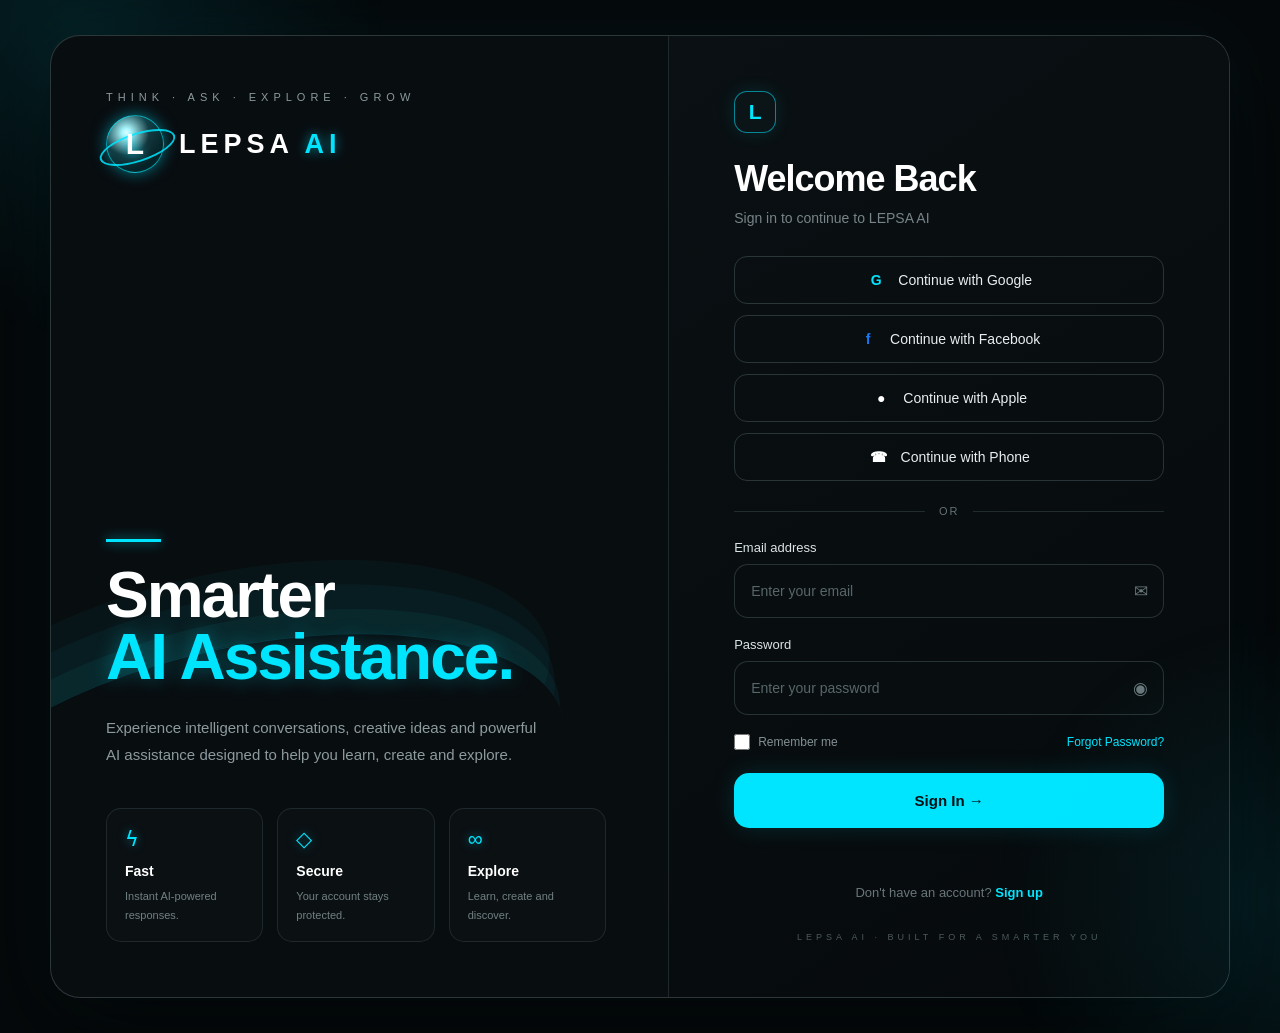
<file: index.html>
<!DOCTYPE html>
<html lang="en">

<head>
    <meta charset="UTF-8">
    <meta name="viewport" content="width=device-width, initial-scale=1.0">
    <title>LEPSA AI</title>
    <link rel="stylesheet" href="style.css?v=6">

    <link rel="manifest" href="manifest.json">
    <meta name="theme-color" content="#05070d">
    <link rel="icon" type="image/png" sizes="192x192" href="icon-192.png">
    <link rel="apple-touch-icon" href="apple-touch-icon.png">

    <script>
        // Check login status before loading UI
        (function () {
            const isLoggedIn = sessionStorage.getItem("lepsaLoggedIn") === "true" || localStorage.getItem("lepsaRemember") === "true";
            if (!isLoggedIn) {
                window.location.replace("login.html");
            }
        })();

        window.addEventListener("DOMContentLoaded", function () {
            const userName = sessionStorage.getItem("lepsaUserName") || "Saurav";
            const profileName = document.getElementById("profileName");
            const profileAvatar = document.getElementById("profileAvatar");

            if (profileName) profileName.textContent = userName;
            if (profileAvatar) profileAvatar.textContent = userName.charAt(0).toUpperCase();
        });
    </script>
</head>

<body>

<div class="app" id="app">

    <!-- SIDEBAR BACKDROP -->
    <div class="sidebar-overlay" id="sidebarOverlay" onclick="toggleMobileSidebar()"></div>

    <!-- CINEMATIC LEPSA SIDEBAR -->
    <aside class="sidebar" id="mainSidebar">
        <div class="sidebar-edge-glow"></div>

        <!-- Top Brand Area -->
        <div class="brand">
            <div class="brand-orb-wrap">
                <div class="brand-orb"></div>
                <div class="brand-ring ring-cyan"></div>
                <div class="brand-ring ring-purple"></div>
            </div>
            <div class="brand-details">
                <div class="brand-name">LEPSA <span class="brand-ai">AI</span></div>
                <span class="brand-badge">PRO CORE</span>
            </div>
        </div>

        <!-- LEPSA AI SMART CORE SELECTOR -->
        <div class="core-mode-card">
            <div class="mode-header">
                <span class="mode-pulse-dot"></span>
                <span class="mode-title">ENGINE MODE</span>
                <span class="mode-active-pill">ACTIVE</span>
            </div>
            
            <div class="mode-switch-group">
                <button type="button" class="mode-chip active" id="modeBtnCode" onclick="setAppMode('code', this)">
                    <span class="chip-icon">
                        <svg viewBox="0 0 24 24" fill="none" stroke="currentColor" stroke-width="2" stroke-linecap="round" stroke-linejoin="round"><polyline points="16 18 22 12 16 6"></polyline><polyline points="8 6 2 12 8 18"></polyline></svg>
                    </span>
                    <span class="chip-label">Dev Core (Coding & Bugs)</span>
                </button>
                <button type="button" class="mode-chip" id="modeBtnBusiness" onclick="setAppMode('business', this)">
                    <span class="chip-icon">
                        <svg viewBox="0 0 24 24" fill="none" stroke="currentColor" stroke-width="2" stroke-linecap="round" stroke-linejoin="round"><path d="M12 2a3 3 0 0 0-3 3v7a3 3 0 0 0 6 0V5a3 3 0 0 0-3-3z"></path><path d="M19 10v2a7 7 0 0 1-14 0v-2"></path><line x1="12" y1="19" x2="12" y2="23"></line></svg>
                    </span>
                    <span class="chip-label">Voice Agent (Business/Sales)</span>
                </button>
                <button type="button" class="mode-chip" id="modeBtnStudy" onclick="setAppMode('study', this)">
                    <span class="chip-icon">
                        <svg viewBox="0 0 24 24" fill="none" stroke="currentColor" stroke-width="2" stroke-linecap="round" stroke-linejoin="round"><path d="M4 19.5A2.5 2.5 0 0 1 6.5 17H20"></path><path d="M6.5 2H20v20H6.5A2.5 2.5 0 0 1 4 19.5v-15A2.5 2.5 0 0 1 6.5 2z"></path></svg>
                    </span>
                    <span class="chip-label">Exam Prep (Notes & MCQs)</span>
                </button>
            </div>
        </div>

        <!-- CHAT HISTORY -->
        <div class="menu-title">Chats</div>
        <div class="conversation-list" id="conversationList">
            <!-- Filled dynamically by loadConversationList() -->
        </div>

        <!-- Tools -->
        <div class="menu-title">Tools</div>

        <div class="menu-item" onclick="filterMediaVault('image', this)">
            <span class="menu-icon-box purple-icon">
                <svg viewBox="0 0 24 24" width="17" height="17" fill="none" stroke="currentColor" stroke-width="2" stroke-linecap="round" stroke-linejoin="round"><rect x="3" y="3" width="18" height="18" rx="2" ry="2"></rect><circle cx="8.5" cy="8.5" r="1.5"></circle><polyline points="21 15 16 10 5 21"></polyline></svg>
            </span>
            <div class="menu-text-box">
                <strong>Images</strong>
                <small>Photos you've shared</small>
            </div>
        </div>

        <div class="menu-item" onclick="openMemoryPanel()">
            <span class="menu-icon-box cyan-icon">
                <svg viewBox="0 0 24 24" width="17" height="17" fill="none" stroke="currentColor" stroke-width="2" stroke-linecap="round" stroke-linejoin="round"><path d="M9.5 2A2.5 2.5 0 0 1 12 4.5v15a2.5 2.5 0 0 1-4.96.44 2.5 2.5 0 0 1-2.96-3.08 3 3 0 0 1-.34-5.58 2.5 2.5 0 0 1 1.32-4.24 2.5 2.5 0 0 1 4.44-2.04z"></path><path d="M14.5 2A2.5 2.5 0 0 0 12 4.5v15a2.5 2.5 0 0 0 4.96.44 2.5 2.5 0 0 0 2.96-3.08 3 3 0 0 0 .34-5.58 2.5 2.5 0 0 0-1.32-4.24A2.5 2.5 0 0 0 14.5 2z"></path></svg>
            </span>
            <div class="menu-text-box">
                <strong>Memory</strong>
                <small>Jo Lepsa ne yaad rakha hai</small>
            </div>
        </div>

        <!-- Glowing User Profile Card -->
        <div class="profile" onclick="openAccountSettings()" style="cursor: pointer;">
            <div class="avatar-ring">
                <div class="avatar" id="profileAvatar">U</div>
                <div class="live-status-dot"></div>
            </div>
            <div class="profile-meta">
                <div class="profile-name" id="profileName">User</div>
                <div class="profile-status">Quantum Link Active</div>
            </div>
        </div>
    </aside>

    <!-- CHAT CONTAINER -->
    <main class="chat-container">

        <!-- HEADER -->
        <div class="header">
            <button type="button" class="lepsa-drawer-btn" onclick="toggleMobileSidebar()" title="Menu">
                <span></span>
                <span></span>
                <span></span>
            </button>

            <div class="header-info">
                <div class="title">LEPSA AI</div>
                <div class="status">● Online</div>
            </div>

            <button type="button" class="lepsa-quick-new" onclick="newChat()" title="New Chat">＋</button>

            <div class="lepsa-menu-wrap">
                <button class="lepsa-menu-btn" id="lepsaMenuButton" type="button">
                    <span class="lepsa-dots">
                        <span></span>
                        <span></span>
                        <span></span>
                    </span>
                </button>

                <div class="lepsa-dropdown" id="lepsaDropdown">
                    <button class="lepsa-menu-item" onclick="newChat()" type="button">✨ New Chat</button>
                    <button class="lepsa-menu-item" id="lepsaShareBtn" type="button" onclick="navigator.clipboard.writeText(window.location.href); lepsaToast('Link Copied!');">↗ Share</button>
                    <button class="lepsa-menu-item" id="lepsaInstallBtnDropdown" type="button" onclick="triggerAppInstall()">⌂ Add to home</button>
                </div>
            </div>
        </div>

        <!-- MESSAGES AREA -->
        <div class="messages" id="messages">
            <div class="message bot" id="defaultWelcomeMessage">
                Hello! 👋<br><br>
                I'm <strong>LEPSA AI</strong>, your intelligent assistant.<br><br>
                How can I help you today?
            </div>

            <!-- SMART PROMPT SUGGESTION CHIPS (Auto filled by script.js) -->
            <div class="suggestion-chips-wrap" id="suggestionChips"></div>
        </div>

        <!-- INPUT BAR CAPSULE -->
        <div class="input-area">
            <!-- Selected Image Floating Preview -->
            <div id="imagePreviewContainer" style="display:none; position:absolute; bottom:68px; left:20px; background:rgba(8,16,28,0.92); border:1px solid rgba(0,234,255,0.4); border-radius:14px; padding:6px 10px; align-items:center; gap:10px; z-index:99; backdrop-filter:blur(10px);">
                <img id="imagePreviewThumb" src="" alt="preview" style="width:40px; height:40px; object-fit:cover; border-radius:8px; border:1px solid rgba(255,255,255,0.2);">
                <span id="imagePreviewName" style="font-size:12px; color:#a5f3fc; max-width:140px; overflow:hidden; text-overflow:ellipsis; white-space:nowrap;">image.jpg</span>
                <button type="button" onclick="cancelImageSelection()" style="background:transparent; border:none; color:#ff5c5c; font-size:14px; cursor:pointer; font-weight:bold;">✕</button>
            </div>

            <div class="input-pill-wrapper">
                <!-- Attachment Plus Button -->
                <div class="lepsa-plus-wrap">
                    <button type="button" class="lepsa-dynamic-plus" id="lepsaPlusBtn" onclick="toggleLEPSAPlus(event)" title="Add attachment">
                        <span class="plus-core">＋</span>
                    </button>

                    <!-- Popup Attachment Menu -->
                    <div class="lepsa-glass-menu" id="lepsaAttachPopup">
                        <button type="button" class="glass-menu-item" onclick="triggerCamera()">
                            <div class="menu-icon-disc">
                                <svg class="attach-svg-icon" viewBox="0 0 24 24" fill="none" stroke="currentColor" stroke-width="2" stroke-linecap="round" stroke-linejoin="round">
                                    <path d="M14.5 4h-5L7 7H4a2 2 0 0 0-2 2v9a2 2 0 0 0 2 2h16a2 2 0 0 0 2-2V9a2 2 0 0 0-2-2h-3l-2.5-3z"></path>
                                    <circle cx="12" cy="13" r="3"></circle>
                                </svg>
                            </div>
                            <span class="menu-item-title">Camera</span>
                        </button>
                        <button type="button" class="glass-menu-item" onclick="triggerGallery()">
                            <div class="menu-icon-disc">
                                <svg class="attach-svg-icon" viewBox="0 0 24 24" fill="none" stroke="currentColor" stroke-width="2" stroke-linecap="round" stroke-linejoin="round">
                                    <rect x="3" y="3" width="18" height="18" rx="2" ry="2"></rect>
                                    <circle cx="8.5" cy="8.5" r="1.5"></circle>
                                    <polyline points="21 15 16 10 5 21"></polyline>
                                </svg>
                            </div>
                            <span class="menu-item-title">Photos</span>
                        </button>
                        <button type="button" class="glass-menu-item" onclick="triggerDocumentUpload()">
                            <div class="menu-icon-disc">
                                <svg class="attach-svg-icon" viewBox="0 0 24 24" fill="none" stroke="currentColor" stroke-width="2" stroke-linecap="round" stroke-linejoin="round">
                                    <path d="M14 2H6a2 2 0 0 0-2 2v16a2 2 0 0 0 2 2h12a2 2 0 0 0 2-2V8z"></path>
                                    <polyline points="14 2 14 8 20 8"></polyline>
                                    <line x1="16" y1="13" x2="8" y2="13"></line>
                                    <line x1="16" y1="17" x2="8" y2="17"></line>
                                </svg>
                            </div>
                            <span class="menu-item-title">Document</span>
                        </button>
                    </div>
                </div>

                <!-- Hidden Inputs -->
                <input type="file" id="cameraInput" accept="image/*" capture="environment" style="display:none;" onchange="handleImageSelected(this)">
                <input type="file" id="galleryInput" accept="image/*" style="display:none;" onchange="handleImageSelected(this)">
                <input type="file" id="documentInput" accept=".pdf,.txt,.docx" style="display:none;" onchange="handleDocumentSelected(this)">

                <!-- Center Text Field -->
                <textarea id="messageInput" placeholder="Ask LEPSA anything..." rows="1"></textarea>

                <!-- Mic Button -->
                <button type="button" class="pill-inline-mic" onclick="startVoice()" title="Speech to text">
                    <svg viewBox="0 0 24 24" fill="none" stroke="currentColor" stroke-width="2" stroke-linecap="round" stroke-linejoin="round">
                        <path d="M12 2a3 3 0 0 0-3 3v7a3 3 0 0 0 6 0V5a3 3 0 0 0-3-3z"></path>
                        <path d="M19 10v2a7 7 0 0 1-14 0v-2"></path>
                        <line x1="12" y1="19" x2="12" y2="23"></line>
                        <line x1="8" y1="23" x2="16" y2="23"></line>
                    </svg>
                </button>
            </div>

            <!-- Outer Right Live / Send Orb Button -->
            <button class="pill-outer-btn" id="mainActionButton" onclick="handleMainAction()" title="LEPSA Live">
                <span class="lepsa-voice-orb" id="actionOrbIcon" style="display:flex;">
                    <span class="voice-core" style="width:14px; height:14px; background:#fff; border-radius:50%; display:block;"></span>
                </span>
                <span class="send-icon-svg" id="actionSendIcon" style="display:none;">➤</span>
            </button>
        </div>
    </main>
</div>

<!-- REAL MEDIA VAULT DRAWER -->
<div id="lepsaMediaVaultModal" class="lepsa-settings-overlay" style="display:none;">
    <div class="settings-header">
        <button type="button" class="settings-back-btn" onclick="closeMediaVault()">←</button>
        <span class="settings-title" id="vaultModalTitle">Media Vault</span>
    </div>

    <div class="settings-scroll-body">
        <div id="vaultEmptyNotice" style="text-align:center; padding:40px 10px; color:#6b8592; font-size:13px; display:none;">
            No media found in current session. Upload images or ask prompts to populate your vault.
        </div>
        <div id="vaultMediaGrid" class="vault-grid-container"></div>
    </div>
</div>

<!-- LIVE VOICE MODAL -->
<div id="lepsaVoiceModal" class="gemini-live-overlay" style="display:none;">
    <div class="gemini-edge-stream"></div>
    <div class="gemini-edge-glow"></div>

    <button type="button" class="voice-style-chip" onclick="openVoiceStudio()">🎙️ <span id="voiceChipName">Voice</span></button>

    <div class="voice-mode-stage" onclick="tapVoiceInterrupt()">
        <div class="bounce-ball-wrap" id="modalVoiceOrb">
            <div class="bounce-ball"></div>
            <div class="bounce-ball-shadow"></div>
        </div>
        <h2 class="voice-mode-title">Voice mode</h2>
        <p class="voice-mode-subtitle" id="voiceStatusText">Boliye, sun raha hu...</p>
    </div>

    <div class="live-transcript-card" id="voiceLiveText"></div>

    <div class="voice-mode-bottombar">
        <button type="button" class="voice-bar-btn" onclick="triggerVoiceCamera()" title="Camera">
            <svg viewBox="0 0 24 24" fill="none" stroke="currentColor" stroke-width="2" stroke-linecap="round" stroke-linejoin="round"><path d="M23 19a2 2 0 0 1-2 2H3a2 2 0 0 1-2-2V8a2 2 0 0 1 2-2h4l2-3h6l2 3h4a2 2 0 0 1 2 2z"></path><circle cx="12" cy="13" r="4"></circle></svg>
        </button>
        <button type="button" class="voice-bar-btn" onclick="triggerVoiceUpload()" title="Upload">
            <svg viewBox="0 0 24 24" fill="none" stroke="currentColor" stroke-width="2" stroke-linecap="round" stroke-linejoin="round"><path d="M21 15v4a2 2 0 0 1-2 2H5a2 2 0 0 1-2-2v-4"></path><polyline points="17 8 12 3 7 8"></polyline><line x1="12" y1="3" x2="12" y2="15"></line></svg>
        </button>
        <div class="voice-bar-center-pill">
            <span></span><span></span><span></span>
        </div>
        <button type="button" class="voice-bar-btn voice-bar-mic" id="voiceMuteBtn" onclick="toggleVoiceMute()" title="Mute mic">
            <svg viewBox="0 0 24 24" fill="none" stroke="currentColor" stroke-width="2" stroke-linecap="round" stroke-linejoin="round"><path d="M12 2a3 3 0 0 0-3 3v7a3 3 0 0 0 6 0V5a3 3 0 0 0-3-3z"></path><path d="M19 10v2a7 7 0 0 1-14 0v-2"></path><line x1="12" y1="19" x2="12" y2="23"></line><line x1="8" y1="23" x2="16" y2="23"></line></svg>
        </button>
        <button type="button" class="voice-bar-btn voice-bar-close" onclick="closeVoiceMode()" title="Exit">
            <svg viewBox="0 0 24 24" fill="none" stroke="currentColor" stroke-width="2" stroke-linecap="round" stroke-linejoin="round"><line x1="18" y1="6" x2="6" y2="18"></line><line x1="6" y1="6" x2="18" y2="18"></line></svg>
        </button>
    </div>
</div>

<!-- ACCOUNT SETTINGS MODAL -->
<div id="lepsaAccountModal" class="lepsa-settings-overlay" style="display:none;">
    <div class="settings-header">
        <button type="button" class="settings-back-btn" onclick="closeAccountSettings()">←</button>
        <span class="settings-title">Account & Preferences</span>
    </div>

    <div class="settings-scroll-body">
        <div class="acc-hero">
            <div class="acc-hero-glow"></div>
            <div class="settings-avatar-wrap">
                <div class="settings-avatar" id="settingsProfileAvatar">U</div>
                <span class="acc-online-dot"></span>
            </div>
            <div class="settings-user-name" id="settingsProfileName">User</div>
            <div class="settings-user-email" id="settingsProfileEmail">user@lepsa.ai</div>
            <div class="acc-plan-badge">✦ LEPSA PRO CORE</div>
            <div class="acc-stats">
                <div><b id="accStatChats">–</b><span>Chats</span></div>
                <div><b id="accStatMemory">–</b><span>Memories</span></div>
                <div><b id="accStatImages">–</b><span>Images</span></div>
            </div>
        </div>

        <div class="settings-sec-title">MY LEPSA</div>
        <div class="acc-group">
            <div class="acc-row" onclick="accountAction('personalization')">
                <span class="acc-ico ic-cyan">😊</span>
                <div class="acc-txt"><strong>Personalization</strong><small>Nickname, tone, custom instructions</small></div>
                <span class="acc-val" id="accValTone">Balanced</span><span class="acc-chev">›</span>
            </div>
            <div class="acc-row" onclick="accountAction('voice')">
                <span class="acc-ico ic-pink">🎙️</span>
                <div class="acc-txt"><strong>Voice & Speech</strong><small>Voices, speed, style</small></div>
                <span class="acc-val" id="accValVoice">Rachel</span><span class="acc-chev">›</span>
            </div>
            <div class="acc-row" onclick="accountAction('memory')">
                <span class="acc-ico ic-violet">🧠</span>
                <div class="acc-txt"><strong>Memory</strong><small>Jo Lepsa ne yaad rakha hai</small></div>
                <span class="acc-val" id="accValMemory">–</span><span class="acc-chev">›</span>
            </div>
            <div class="acc-row" onclick="accountAction('plugins')">
                <span class="acc-ico ic-green">🎛️</span>
                <div class="acc-txt"><strong>Plugins</strong><small>Search, images, calculator</small></div>
                <span class="acc-val" id="accValPlugins">3 on</span><span class="acc-chev">›</span>
            </div>
        </div>

        <div class="settings-sec-title">WORKSPACE</div>
        <div class="acc-group">
            <div class="acc-row" onclick="accountAction('workspace')">
                <span class="acc-ico ic-amber">💼</span>
                <div class="acc-txt"><strong>Workspace</strong><small>Engine mode badlo</small></div>
                <span class="acc-val" id="accValMode">Dev Core</span><span class="acc-chev">›</span>
            </div>
            <div class="acc-row highlight-cyan" onclick="accountAction('plan')">
                <span class="acc-ico ic-cyan">✨</span>
                <div class="acc-txt"><strong>Plan</strong><small>Features aur status</small></div>
                <span class="acc-val">Pro Core</span><span class="acc-chev">›</span>
            </div>
        </div>

        <div class="settings-sec-title">ACCOUNT & DATA</div>
        <div class="acc-group">
            <div class="acc-row" onclick="accountAction('email')">
                <span class="acc-ico ic-blue">✉️</span>
                <div class="acc-txt"><strong>Email</strong><small id="settingsEmailField">user@gmail.com</small></div>
                <span class="acc-val">Copy</span>
            </div>
            <div class="acc-row" onclick="accountAction('clearMemory')">
                <span class="acc-ico ic-red">🧹</span>
                <div class="acc-txt"><strong>Clear memory</strong><small>Saari yaadein delete karo</small></div>
                <span class="acc-chev">›</span>
            </div>
            <div class="acc-row" onclick="accountAction('resetPrefs')">
                <span class="acc-ico ic-red">♻️</span>
                <div class="acc-txt"><strong>Reset preferences</strong><small>Voice, plugins, personalization</small></div>
                <span class="acc-chev">›</span>
            </div>
        </div>

        <button type="button" class="acc-logout" onclick="logoutDemo()"><span>🚪</span> Log out</button>
        <div class="acc-version">LEPSA AI · Pro Core</div>
    </div>
</div>

<!-- UNIVERSAL BOTTOM SHEET (personalization / plugins / workspace / plan / voice studio) -->
<div id="lepsaSheetBack" class="lsheet-back" onclick="closeSheet()"></div>
<div id="lepsaSheet" class="lsheet" role="dialog" aria-modal="true">
    <div class="lsheet-handle"></div>
    <div class="lsheet-head">
        <span class="lsheet-title" id="lepsaSheetTitle">Title</span>
        <button type="button" class="lsheet-close" onclick="closeSheet()">✕</button>
    </div>
    <div class="lsheet-body" id="lepsaSheetBody"></div>
</div>

<!-- MESSAGE MORE OPTIONS POPUP -->
<div id="msgMoreMenu" class="msg-context-popup" style="display:none;">
    <div class="popup-timestamp" id="popupTimestamp">Today</div>
    <button type="button" class="popup-item" onclick="branchNewChat()">
        <svg viewBox="0 0 24 24" fill="none" stroke="currentColor" stroke-width="2" stroke-linecap="round" stroke-linejoin="round">
            <line x1="6" y1="3" x2="6" y2="15"></line>
            <circle cx="18" cy="6" r="3"></circle>
            <circle cx="6" cy="18" r="3"></circle>
            <path d="M18 9a9 9 0 0 1-9 9"></path>
        </svg>
        <span>Branch in new chat</span>
    </button>
    <div class="popup-divider"></div>
    <button type="button" class="popup-item" onclick="triggerRetryFromMenu()">
        <svg viewBox="0 0 24 24" fill="none" stroke="currentColor" stroke-width="2" stroke-linecap="round" stroke-linejoin="round">
            <polyline points="23 4 23 10 17 10"></polyline>
            <path d="M20.49 15a9 9 0 1 1-2.12-9.36L23 10"></path>
        </svg>
        <span>Retry</span>
    </button>
</div>

<!-- UI HELPER SCRIPTS -->
<script>
function toggleMobileSidebar() {
    if (window.toggleMobileSidebar && window.toggleMobileSidebar !== toggleMobileSidebar) return window.toggleMobileSidebar();
    const sb = document.getElementById("mainSidebar"), ov = document.getElementById("sidebarOverlay");
    if (sb && ov) { sb.classList.toggle("open"); ov.classList.toggle("active"); }
}

function toggleLEPSAPlus(e) {
    e.stopPropagation();
    const popup = document.getElementById("lepsaAttachPopup");
    if (popup) popup.classList.toggle("show");
}

function triggerCamera() {
    closeLEPSAPopup();
    document.getElementById("cameraInput").click();
}

function triggerGallery() {
    closeLEPSAPopup();
    document.getElementById("galleryInput").click();
}

function closeLEPSAPopup() {
    const popup = document.getElementById("lepsaAttachPopup");
    if (popup) popup.classList.remove("show");
}

document.addEventListener("click", function (e) {
    if (!e.target.closest(".lepsa-plus-wrap")) closeLEPSAPopup();
    const dropdown = document.getElementById("lepsaDropdown");
    if (!e.target.closest(".lepsa-menu-wrap") && dropdown) dropdown.classList.remove("show");
});

function handleImageSelected(input) {
    if (input.files && input.files[0]) {
        const file = input.files[0];
        const reader = new FileReader();

        reader.onload = function (e) {
            selectedImageData = {
                base64: e.target.result.split(",")[1],
                mimeType: file.type || "image/jpeg"
            };

            const previewBox = document.getElementById("imagePreviewContainer");
            const previewImg = document.getElementById("imagePreviewThumb");
            const previewName = document.getElementById("imagePreviewName");
            if (previewBox && previewImg && previewName) {
                previewImg.src = e.target.result;
                previewName.textContent = file.name;
                previewBox.style.display = "flex";
            }

            const orb = document.getElementById("actionOrbIcon");
            const send = document.getElementById("actionSendIcon");
            if (orb) orb.style.display = "none";
            if (send) send.style.display = "block";
        };

        reader.readAsDataURL(file);
    }
}

function cancelImageSelection() {
    selectedImageData = null;
    const container = document.getElementById("imagePreviewContainer");
    if (container) container.style.display = "none";
    
    const cameraInput = document.getElementById("cameraInput");
    const galleryInput = document.getElementById("galleryInput");
    if (cameraInput) cameraInput.value = "";
    if (galleryInput) galleryInput.value = "";

    const msg = document.getElementById("messageInput");
    if (msg) msg.placeholder = "Ask LEPSA anything...";

    if (!msg || msg.value.trim().length === 0) {
        const orb = document.getElementById("actionOrbIcon");
        const send = document.getElementById("actionSendIcon");
        if (orb) orb.style.display = "flex";
        if (send) send.style.display = "none";
    }
}

document.getElementById("lepsaMenuButton")?.addEventListener("click", function(e) {
    e.stopPropagation();
    document.getElementById("lepsaDropdown")?.classList.toggle("show");
});

async function logoutDemo() {
    try {
        if (window.lepsaConfirm) {
            const ok = await lepsaConfirm("Log out karna hai?");
            if (!ok) return;
        }
    } catch (e) {}

    // Server logout — 2.5s se zyada wait nahi karenge, taaki button kabhi atke nahi
    try {
        const ctl = new AbortController();
        setTimeout(function () { ctl.abort(); }, 2500);
        await fetch("auth.php", {
            method: "POST",
            headers: { "Content-Type": "application/json" },
            body: JSON.stringify({ action: "logout" }),
            signal: ctl.signal
        });
    } catch (e) {}

    try { if (window.stopCurrentAudio) stopCurrentAudio(); } catch (e) {}
    try {
        ["lepsaRemember", "lepsaLoggedIn", "lepsaLastConversationId", "geminiChatHistory", "lepsaVaultMedia"]
            .forEach(function (k) { localStorage.removeItem(k); });
        sessionStorage.clear();
    } catch (e) {}
    window.location.replace("login.html");
}
</script>

<script src="script.js" defer></script>

<script>
    // Service Worker register karna PWA install-ability ke liye zaroori hai
    if ("serviceWorker" in navigator) {
        window.addEventListener("load", function () {
            navigator.serviceWorker.register("sw.js")
                .then(function (reg) {
                    console.log("Service worker registered:", reg.scope);
                })
                .catch(function (err) {
                    console.warn("Service worker registration failed:", err);
                });
        });
    }

    // ---- CUSTOM INSTALL BUTTON ----
    // Browser ye event tab hi fire karta hai jab manifest+SW+HTTPS(ya localhost)
    // sab conditions poori ho jaayein — matlab button sirf tabhi dikhega jab
    // install genuinely possible ho.
    let deferredInstallPrompt = null;

    window.addEventListener("beforeinstallprompt", function (event) {
        event.preventDefault();
        deferredInstallPrompt = event;
        console.log("App install-ready hai.");
    });

    window.triggerAppInstall = function () {
        if (deferredInstallPrompt) {
            deferredInstallPrompt.prompt();
            deferredInstallPrompt.userChoice.then(function (choice) {
                console.log("User ne choose kiya:", choice.outcome);
                deferredInstallPrompt = null;
            });
        } else {
            alert("Ye app pehle se install ho sakti hai, ya browser ye direct install support nahi karta. Chrome ke 3-dot menu me 'Add to Home screen' try karo.");
        }
    };

    window.addEventListener("appinstalled", function () {
        console.log("App install ho gayi.");
    });
</script>



    <!-- CUSTOM CONFIRM MODAL (replaces native browser confirm()) -->
    <div id="lepsaConfirmOverlay" class="lepsa-confirm-overlay" style="display:none;">
        <div class="lepsa-confirm-box">
            <p class="lepsa-confirm-msg" id="lepsaConfirmMsg">Are you sure?</p>
            <div class="lepsa-confirm-actions">
                <button type="button" class="lepsa-confirm-btn cancel" id="lepsaConfirmCancelBtn">Cancel</button>
                <button type="button" class="lepsa-confirm-btn ok" id="lepsaConfirmOkBtn">OK</button>
            </div>
        </div>
    </div>

    <!-- TOAST NOTIFICATION (replaces native browser alert()) -->
    <div id="lepsaToastContainer" class="lepsa-toast-container"></div>

    <!-- MEMORY PANEL -->
    <div id="lepsaMemoryModal" class="lepsa-confirm-overlay" style="display:none;">
        <div class="memory-panel-box">
            <div class="memory-panel-header">
                <h3>🧠 Memory</h3>
                <button type="button" class="memory-close-btn" onclick="closeMemoryPanel()">
                    <svg viewBox="0 0 24 24" width="18" height="18" fill="none" stroke="currentColor" stroke-width="2" stroke-linecap="round" stroke-linejoin="round"><line x1="18" y1="6" x2="6" y2="18"></line><line x1="6" y1="6" x2="18" y2="18"></line></svg>
                </button>
            </div>
            <p class="memory-panel-sub">Lepsa ne tumhare baare me ye yaad rakha hai:</p>
            <div class="memory-list" id="memoryListContainer">
                <!-- JS se fill hoga -->
            </div>
            <button type="button" class="memory-clear-btn" id="memoryClearBtn" onclick="clearAllMemory()">Sab Memory Clear Karo</button>
        </div>
    </div>

</body>
</html>
</file>
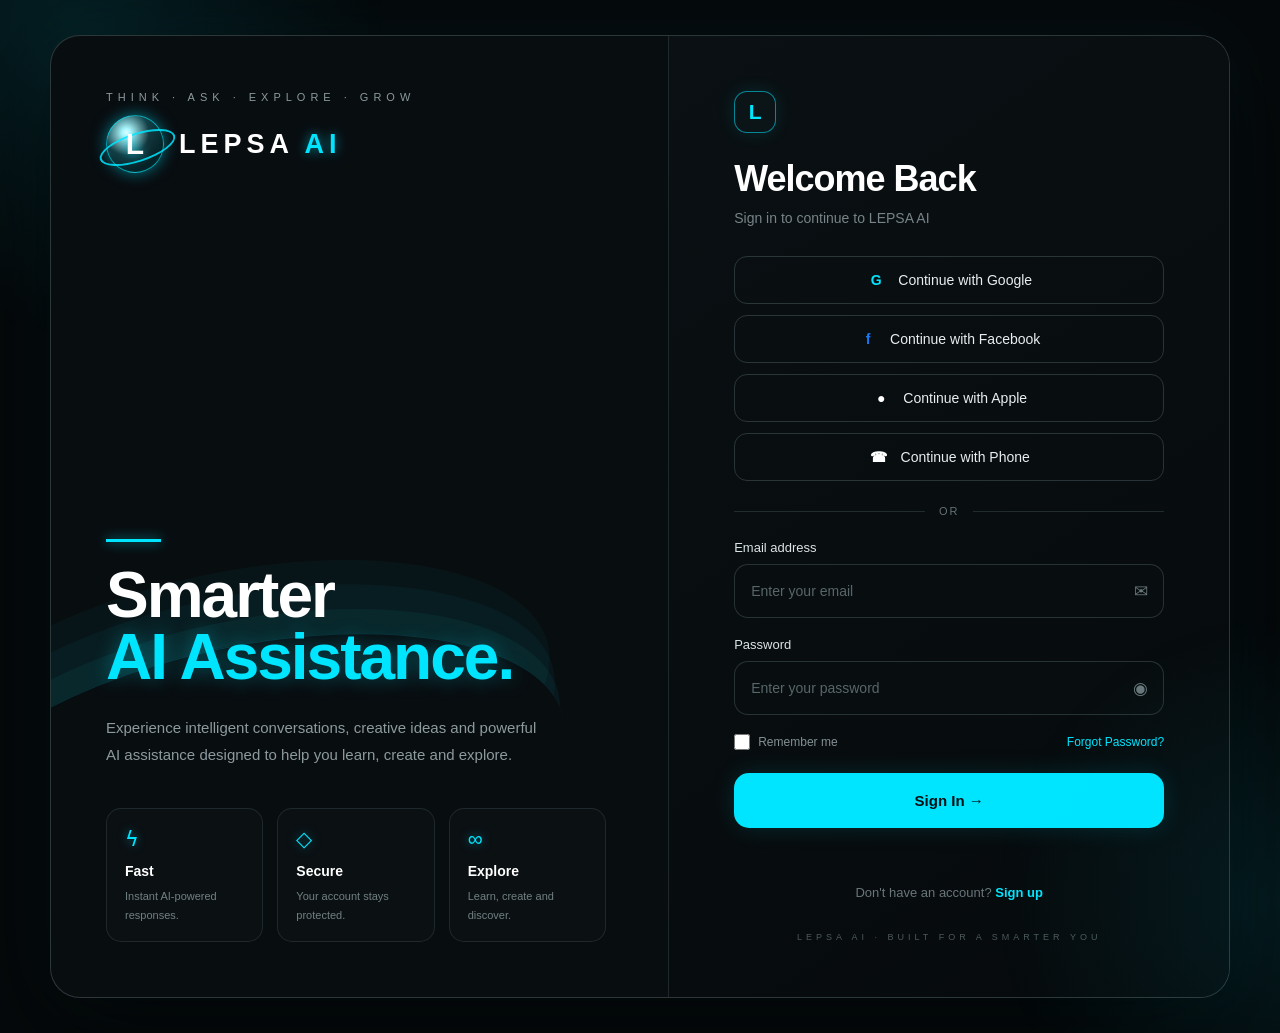
<file: login.html>
<!DOCTYPE html>
<html lang="en">
<head>
<meta charset="UTF-8">

<meta
    name="viewport"
    content="width=device-width, initial-scale=1.0, maximum-scale=1.0"
>
 
 <script src="https://accounts.google.com/gsi/client" async defer></script>

<title>Login — LEPSA AI</title>
<link rel="manifest" href="manifest.json">
<meta name="theme-color" content="#05070d">
<link rel="icon" type="image/png" sizes="192x192" href="icon-192.png">
<link rel="apple-touch-icon" href="apple-touch-icon.png">

<style>

/* =====================================================
   RESET
===================================================== */

* {
    margin: 0;
    padding: 0;
    box-sizing: border-box;
}

html,
body {
    width: 100%;
    min-height: 100%;
}

body {
    min-height: 100vh;
    background: #05090b;
    color: #ffffff;
    font-family:
        Arial,
        Helvetica,
        sans-serif;

    overflow-x: hidden;
}


/* =====================================================
   BACKGROUND
===================================================== */

body::before {
    content: "";
    position: fixed;

    width: 650px;
    height: 650px;

    top: -300px;
    left: -250px;

    border-radius: 50%;

    background:
        radial-gradient(
            circle,
            rgba(0, 229, 255, 0.10),
            transparent 68%
        );

    pointer-events: none;
}

body::after {
    content: "";

    position: fixed;

    width: 600px;
    height: 600px;

    right: -300px;
    bottom: -300px;

    border-radius: 50%;

    background:
        radial-gradient(
            circle,
            rgba(0, 229, 255, 0.08),
            transparent 68%
        );

    pointer-events: none;
}


/* =====================================================
   PAGE
===================================================== */

.page {
    width: 100%;
    min-height: 100vh;

    display: flex;
    align-items: center;
    justify-content: center;

    padding: 35px;
}


/* =====================================================
   MAIN CONTAINER
===================================================== */

.login-wrapper {
    width: 100%;
    max-width: 1180px;

    min-height: 700px;

    display: grid;
    grid-template-columns: 1.05fr 0.95fr;

    background: #080d10;

    border: 1px solid rgba(150, 180, 185, 0.25);

    border-radius: 30px;

    overflow: hidden;

    position: relative;

    box-shadow:
        0 30px 100px rgba(0, 0, 0, 0.65),
        0 0 70px rgba(0, 220, 255, 0.06);
}


/* =====================================================
   LEFT BRAND PANEL
===================================================== */

.brand-panel {
    position: relative;

    padding: 55px;

    display: flex;
    flex-direction: column;

    justify-content: space-between;

    border-right:
        1px solid rgba(150, 180, 185, 0.16);

    overflow: hidden;
}


/* subtle cyan lines */

.brand-panel::before {
    content: "";

    position: absolute;

    width: 650px;
    height: 280px;

    left: -130px;
    bottom: 70px;

    border-top:
        1px solid rgba(0, 229, 255, 0.16);

    border-radius: 50%;

    transform: rotate(-12deg);

    box-shadow:
        0 -25px 0 rgba(0, 229, 255, 0.05),
        0 -50px 0 rgba(0, 229, 255, 0.04),
        0 -75px 0 rgba(0, 229, 255, 0.03);

    pointer-events: none;
}


/* =====================================================
   TOP BRAND
===================================================== */

.brand-top {
    position: relative;
    z-index: 2;
}

.mini-label {
    font-size: 11px;

    letter-spacing: 5px;

    color: #8c9a9e;

    margin-bottom: 12px;
}


/* =====================================================
   LOGO
===================================================== */

.logo-area {
    display: flex;
    align-items: center;
    gap: 15px;
}

.logo-orb {
    width: 58px;
    height: 58px;

    border-radius: 50%;

    position: relative;

    background:
        radial-gradient(
            circle at 35% 30%,
            #ffffff 0%,
            #b8f9ff 8%,
            #14343a 42%,
            #061114 72%
        );

    border:
        1px solid rgba(0, 238, 255, 0.65);

    box-shadow:
        0 0 15px rgba(0, 229, 255, 0.5),
        inset 0 0 20px rgba(0, 229, 255, 0.18);
}


/* Orb ring */

.logo-orb::before {
    content: "";

    position: absolute;

    width: 75px;
    height: 25px;

    left: -9px;
    top: 17px;

    border:
        2px solid #00e5ff;

    border-radius: 50%;

    transform: rotate(-18deg);

    opacity: 0.85;
}


/* Orb letter */

.logo-letter {
    position: absolute;

    inset: 0;

    display: flex;
    align-items: center;
    justify-content: center;

    font-size: 30px;
    font-weight: 800;

    color: #ffffff;

    text-shadow:
        0 0 12px #00e5ff;
}


/* =====================================================
   BRAND NAME
===================================================== */

.brand-name {
    font-size: 27px;

    font-weight: 800;

    letter-spacing: 5px;
}

.brand-name span {
    color: #00e5ff;

    text-shadow:
        0 0 12px rgba(0, 229, 255, 0.6);
}


/* =====================================================
   HERO
===================================================== */

.brand-content {
    position: relative;
    z-index: 2;

    max-width: 500px;
}

.brand-content h1 {
    font-size: clamp(42px, 5vw, 68px);

    line-height: 0.98;

    letter-spacing: -2px;

    margin-bottom: 25px;
}

.brand-content h1 span {
    color: #00e5ff;

    text-shadow:
        0 0 20px rgba(0, 229, 255, 0.35);
}

.brand-line {
    width: 55px;
    height: 3px;

    background: #00e5ff;

    margin-bottom: 22px;

    box-shadow:
        0 0 12px rgba(0, 229, 255, 0.7);
}

.brand-content p {
    color: #8d9a9e;

    font-size: 15px;

    line-height: 1.8;

    max-width: 440px;
}


/* =====================================================
   FEATURES
===================================================== */

.features {
    position: relative;
    z-index: 2;

    display: grid;

    grid-template-columns:
        repeat(3, 1fr);

    gap: 14px;

    margin-top: 40px;
}

.feature {
    padding: 18px;

    border:
        1px solid rgba(140, 170, 175, 0.16);

    border-radius: 15px;

    background:
        rgba(255,255,255,0.015);

    transition: 0.25s;
}

.feature:hover {
    border-color:
        rgba(0, 229, 255, 0.45);

    transform: translateY(-3px);
}

.feature-icon {
    color: #00e5ff;

    font-size: 21px;

    margin-bottom: 12px;

    text-shadow:
        0 0 10px rgba(0,229,255,0.5);
}

.feature strong {
    display: block;

    font-size: 14px;

    margin-bottom: 7px;
}

.feature span {
    color: #718084;

    font-size: 11px;

    line-height: 1.5;
}


/* =====================================================
   LOGIN PANEL
===================================================== */

.login-panel {
    padding: 55px;

    display: flex;
    align-items: center;
    justify-content: center;

    background:
        linear-gradient(
            145deg,
            #0a1013,
            #060a0c
        );
}


/* =====================================================
   LOGIN CARD
===================================================== */

.login-card {
    width: 100%;
    max-width: 430px;
}


/* =====================================================
   LOGIN HEADER
===================================================== */

.login-logo {
    width: 42px;
    height: 42px;

    border-radius: 13px;

    display: flex;
    align-items: center;
    justify-content: center;

    margin-bottom: 25px;

    border:
        1px solid rgba(0,229,255,0.55);

    background: #0b1518;

    color: #00e5ff;

    font-size: 21px;

    font-weight: 800;

    box-shadow:
        0 0 18px rgba(0,229,255,0.12);
}

.login-card h2 {
    font-size: 36px;

    margin-bottom: 10px;

    letter-spacing: -1px;
}

.subtitle {
    color: #778489;

    font-size: 14px;

    margin-bottom: 30px;
}


/* =====================================================
   SOCIAL BUTTONS
===================================================== */

.social-buttons {
    display: flex;
    flex-direction: column;

    gap: 11px;

    margin-bottom: 24px;
}

.social-btn {
    width: 100%;
    height: 48px;

    border-radius: 13px;

    border:
        1px solid rgba(150,180,185,0.23);

    background: transparent;

    color: #e8eef0;

    font-size: 14px;

    cursor: pointer;

    display: flex;
    align-items: center;
    justify-content: center;

    gap: 12px;

    transition: 0.25s;
}

.social-btn:hover {
    border-color:
        rgba(0,229,255,0.65);

    background:
        rgba(0,229,255,0.035);
}

.social-icon {
    width: 20px;

    text-align: center;

    font-weight: bold;

    color: #ffffff;
}


/* =====================================================
   DIVIDER
===================================================== */

.divider {
    display: flex;

    align-items: center;

    gap: 14px;

    margin: 23px 0;
}

.divider span {
    flex: 1;

    height: 1px;

    background:
        rgba(150,180,185,0.18);
}

.divider b {
    color: #657176;

    font-size: 11px;

    font-weight: 500;

    letter-spacing: 2px;
}


/* =====================================================
   FORM
===================================================== */

.form-group {
    margin-bottom: 19px;
}

.form-group label {
    display: block;

    color: #dce5e7;

    font-size: 13px;

    margin-bottom: 9px;
}

.input-wrap {
    position: relative;
}

.input-wrap input {
    width: 100%;
    height: 54px;

    border-radius: 14px;

    border:
        1px solid rgba(150,180,185,0.22);

    background: #080d0f;

    color: #ffffff;

    outline: none;

    padding:
        0 48px 0 16px;

    font-size: 14px;

    transition: 0.25s;
}

.input-wrap input::placeholder {
    color: #58666a;
}

.input-wrap input:focus {
    border-color:
        rgba(0,229,255,0.7);

    box-shadow:
        0 0 0 3px rgba(0,229,255,0.06);
}

.input-icon {
    position: absolute;

    right: 16px;
    top: 50%;

    transform: translateY(-50%);

    color: #69777b;

    font-size: 17px;
}


/* =====================================================
   OPTIONS
===================================================== */

.options {
    display: flex;

    justify-content: space-between;

    align-items: center;

    margin: 5px 0 23px;

    font-size: 12px;
}

.remember {
    display: flex;

    align-items: center;

    gap: 8px;

    color: #849095;

    cursor: pointer;
}

.remember input {
    width: 16px;
    height: 16px;

    accent-color: #00e5ff;
}

.forgot {
    color: #00e5ff;

    text-decoration: none;

    cursor: pointer;
}

.forgot:hover {
    text-decoration: underline;
}


/* =====================================================
   LOGIN BUTTON
===================================================== */

.login-button {
    width: 100%;
    height: 55px;

    border: none;

    border-radius: 15px;

    background: #00e5ff;

    color: #031014;

    font-size: 15px;

    font-weight: 800;

    cursor: pointer;

    transition: 0.25s;

    box-shadow:
        0 0 25px rgba(0,229,255,0.13);
}

.login-button:hover {
    transform: translateY(-2px);

    box-shadow:
        0 0 30px rgba(0,229,255,0.28);
}

.login-button:active {
    transform: scale(0.98);
}

.login-button:disabled {
    opacity: 0.6;

    cursor: wait;

    transform: none;
}


/* =====================================================
   MESSAGE
===================================================== */

#message {
    min-height: 20px;

    margin-top: 12px;

    text-align: center;

    font-size: 12px;
}


/* =====================================================
   SIGNUP
===================================================== */

.signup {
    text-align: center;

    margin-top: 25px;

    color: #69767a;

    font-size: 13px;
}

.signup a {
    color: #00e5ff;

    text-decoration: none;

    font-weight: 700;
}

.signup a:hover {
    text-decoration: underline;
}


/* =====================================================
   FOOTER
===================================================== */

.login-footer {
    text-align: center;

    margin-top: 32px;

    color: #4d595d;

    font-size: 9px;

    letter-spacing: 4px;
}


/* =====================================================
   MOBILE
===================================================== */

@media (max-width: 850px) {

    .page {
        padding: 18px;
    }

    .login-wrapper {
        max-width: 520px;

        min-height: auto;

        display: block;

        border-radius: 24px;
    }

    .brand-panel {
        padding: 32px 25px 25px;

        border-right: none;

        border-bottom:
            1px solid rgba(150,180,185,0.16);
    }

    .brand-content {
        margin-top: 35px;
    }

    .brand-content h1 {
        font-size: 42px;
    }

    .brand-content p {
        font-size: 13px;
    }

    .features {
        margin-top: 28px;
    }

    .login-panel {
        padding: 35px 25px 40px;
    }

}


/* =====================================================
   SMALL MOBILE
===================================================== */

@media (max-width: 520px) {

    body {
        background: #05090b;
    }

    .page {
        padding: 10px;
        align-items: flex-start;
    }

    .login-wrapper {
        margin-top: 8px;

        border-radius: 20px;
    }

    .brand-panel {
        padding: 25px 20px 20px;
    }

    .mini-label {
        font-size: 8px;

        letter-spacing: 3px;
    }

    .logo-orb {
        width: 48px;
        height: 48px;
    }

    .logo-orb::before {
        width: 63px;
        height: 21px;

        left: -8px;
        top: 14px;
    }

    .logo-letter {
        font-size: 24px;
    }

    .brand-name {
        font-size: 21px;

        letter-spacing: 3px;
    }

    .brand-content {
        margin-top: 27px;
    }

    .brand-content h1 {
        font-size: 34px;

        letter-spacing: -1px;
    }

    .brand-content p {
        font-size: 12px;

        line-height: 1.6;
    }

    .features {
        grid-template-columns: 1fr;

        gap: 8px;

        margin-top: 20px;
    }

    .feature {
        display: flex;

        align-items: center;

        gap: 13px;

        padding: 12px;
    }

    .feature-icon {
        margin: 0;

        min-width: 25px;
    }

    .login-panel {
        padding: 28px 20px 30px;
    }

    .login-card h2 {
        font-size: 30px;
    }

    .subtitle {
        font-size: 12px;

        margin-bottom: 23px;
    }

    .social-btn {
        height: 46px;

        font-size: 13px;
    }

    .input-wrap input {
        height: 51px;
    }

    .login-button {
        height: 53px;
    }

    .login-footer {
        margin-top: 25px;
    }

}


/* =====================================================
   VERY SMALL PHONES
===================================================== */

@media (max-width: 360px) {

    .page {
        padding: 6px;
    }

    .brand-panel {
        padding: 20px 16px;
    }

    .login-panel {
        padding: 25px 16px;
    }

    .brand-content h1 {
        font-size: 30px;
    }

    .login-card h2 {
        font-size: 27px;
    }

    .options {
        font-size: 11px;
    }

}

</style>
</head>


<body>


<div class="page">

    <div class="login-wrapper">


        <!-- =================================================
             LEFT BRAND
        ================================================== -->

        <section class="brand-panel">

            <div class="brand-top">

                <div class="mini-label">
                    THINK · ASK · EXPLORE · GROW
                </div>

                <div class="logo-area">

                    <div class="logo-orb">

                        <div class="logo-letter">
                            L
                        </div>

                    </div>

                    <div class="brand-name">
                        LEPSA <span>AI</span>
                    </div>

                </div>

            </div>


            <div class="brand-content">

                <div class="brand-line"></div>

                <h1>
                    Smarter
                    <br>
                    <span>AI Assistance.</span>
                </h1>

                <p>
                    Experience intelligent conversations,
                    creative ideas and powerful AI assistance
                    designed to help you learn, create and explore.
                </p>


                <div class="features">

                    <div class="feature">

                        <div class="feature-icon">
                            ϟ
                        </div>

                        <div>
                            <strong>Fast</strong>

                            <span>
                                Instant AI-powered responses.
                            </span>
                        </div>

                    </div>


                    <div class="feature">

                        <div class="feature-icon">
                            ◇
                        </div>

                        <div>
                            <strong>Secure</strong>

                            <span>
                                Your account stays protected.
                            </span>
                        </div>

                    </div>


                    <div class="feature">

                        <div class="feature-icon">
                            ∞
                        </div>

                        <div>
                            <strong>Explore</strong>

                            <span>
                                Learn, create and discover.
                            </span>
                        </div>

                    </div>

                </div>

            </div>

        </section>



        <!-- =================================================
             LOGIN
        ================================================== -->

        <section class="login-panel">

            <div class="login-card">


                <div class="login-logo">
                    L
                </div>


                <h2>
                    Welcome Back
                </h2>

                <div class="subtitle">
                    Sign in to continue to LEPSA AI
                </div>



                <!-- SOCIAL -->

                <div class="social-buttons">

                    <button
    type="button"
    class="social-btn"
    id="googleLoginBtn"
    onclick="triggerGoogleLogin()"
>
    <span class="social-icon" style="color:#00e5ff;">G</span>
    Continue with Google
</button>

                 

                    <button
    type="button"
    class="social-btn"
    id="facebookLoginBtn"
    onclick="triggerFacebookLogin()"
>
    <span class="social-icon" style="color:#1877F2;">f</span>
    Continue with Facebook
</button>


                    <button
                        type="button"
                        class="social-btn"
                        onclick="socialUnavailable('Apple')"
                    >

                        <span class="social-icon">
                            ●
                        </span>

                        Continue with Apple

                    </button>


                    <button
                        type="button"
                        class="social-btn"
                        onclick="socialUnavailable('Phone')"
                    >

                        <span class="social-icon">
                            ☎
                        </span>

                        Continue with Phone

                    </button>

                </div>



                <!-- DIVIDER -->

                <div class="divider">

                    <span></span>

                    <b>OR</b>

                    <span></span>

                </div>



                <!-- LOGIN FORM -->

                <form id="loginForm">


                                        <!-- EMAIL -->

                    <div class="form-group">

                        <label for="email">
                            Email address
                        </label>

                        <div class="input-wrap">

                            <input
                                type="email"
                                id="email"
                                placeholder="Enter your email"
                                autocomplete="email"
                                required
                            >

                            <span class="input-icon">
                                ✉
                            </span>

                        </div>

                    </div>


                    <!-- PASSWORD -->

                    <div class="form-group">

                        <label for="password">
                            Password
                        </label>

                        <div class="input-wrap">

                            <input
                                type="password"
                                id="password"
                                placeholder="Enter your password"
                                autocomplete="current-password"
                                required
                            >

                            <span
                                class="input-icon"
                                id="passwordToggle"
                                style="cursor:pointer;"
                            >
                                ◉
                            </span>

                        </div>

                    </div>


                    <!-- OPTIONS -->

                    <div class="options">

                        <label class="remember">

                            <input
                                type="checkbox"
                                id="remember"
                            >

                            <span>
                                Remember me
                            </span>

                        </label>


                        <span
                            class="forgot"
                            onclick="forgotPassword()"
                        >
                            Forgot Password?
                        </span>

                    </div>


                    <!-- LOGIN BUTTON -->

                    <button
                        type="submit"
                        class="login-button"
                        id="loginButton"
                    >
                        Sign In →
                    </button>


                    <!-- LOGIN MESSAGE -->

                    <div id="message"></div>

                </form>


                <!-- SIGNUP -->

                <div class="signup">

                    Don't have an account?

                    <a href="signup.html">
                        Sign up
                    </a>

                </div>


                <!-- FOOTER -->

                <div class="login-footer">
                    LEPSA AI · BUILT FOR A SMARTER YOU
                </div>


            </div>

        </section>

    </div>

</div>


<script>
    
    // APNI GOOGLE CLIENT ID YAHAN PASTE KAREIN
const GOOGLE_CLIENT_ID = "176255488760-tsbivrir1dmee2lrpkuc15ce0c8afapi.apps.googleusercontent.com";

// APNI FACEBOOK APP ID YAHAN PASTE KAREIN (developers.facebook.com se)
const FACEBOOK_APP_ID = "PASTE_YOUR_FACEBOOK_APP_ID_HERE";

window.fbAsyncInit = function () {
    FB.init({
        appId: FACEBOOK_APP_ID,
        cookie: true,
        xfbml: false,
        version: "v19.0"
    });
};

(function (d, s, id) {
    var js, fjs = d.getElementsByTagName(s)[0];
    if (d.getElementById(id)) return;
    js = d.createElement(s); js.id = id;
    js.src = "https://connect.facebook.net/en_US/sdk.js";
    fjs.parentNode.insertBefore(js, fjs);
}(document, "script", "facebook-jssdk"));

function triggerFacebookLogin() {
    if (!window.FB) {
        alert("Facebook services load nahi hui, internet check karein.");
        return;
    }
    FB.login(function (response) {
        if (response.authResponse) {
            handleFacebookAuthResponse(response.authResponse.accessToken);
        }
    }, { scope: "public_profile,email" });
}

async function handleFacebookAuthResponse(accessToken) {
    const message = document.getElementById("message");
    message.textContent = "Verifying with Facebook...";
    message.style.color = "#00e5ff";

    try {
        const res = await fetch("auth.php", {
            method: "POST",
            headers: { "Content-Type": "application/json" },
            body: JSON.stringify({
                action: "social_login",
                provider: "facebook",
                token: accessToken
            })
        });

        const data = await res.json();

        if (data.success) {
            sessionStorage.setItem("lepsaLoggedIn", "true");
            sessionStorage.setItem("lepsaUserName", data.user.name);
            sessionStorage.setItem("lepsaUserEmail", data.user.email);

            message.textContent = "Facebook Login successful!";
            setTimeout(() => {
                window.location.href = "index.html";
            }, 600);
        } else {
            message.textContent = data.message || "Facebook login failed.";
            message.style.color = "#ff6878";
        }
    } catch (err) {
        message.textContent = "Network error during Facebook login.";
        message.style.color = "#ff6878";
    }
}

window.onload = function () {
    if (window.google) {
        google.accounts.id.initialize({
            client_id: GOOGLE_CLIENT_ID,
            callback: handleGoogleCredentialResponse,
            auto_select: false
        });
    }
};

function triggerGoogleLogin() {
    if (window.google) {
        google.accounts.id.prompt();
    } else {
        alert("Google services load nahi hui, internet check karein.");
    }
}

async function handleGoogleCredentialResponse(response) {
    const message = document.getElementById("message");
    message.textContent = "Verifying with Google...";
    message.style.color = "#00e5ff";

    try {
        const res = await fetch("auth.php", {
            method: "POST",
            headers: { "Content-Type": "application/json" },
            body: JSON.stringify({
                action: "social_login",
                provider: "google",
                token: response.credential
            })
        });

        const data = await res.json();

        if (data.success) {
            sessionStorage.setItem("lepsaLoggedIn", "true");
            sessionStorage.setItem("lepsaUserName", data.user.name);
            sessionStorage.setItem("lepsaUserEmail", data.user.email);

            message.textContent = "Google Login successful!";
            setTimeout(() => {
                window.location.href = "index.html";
            }, 600);
        } else {
            message.textContent = data.message || "Google login failed.";
            message.style.color = "#ff6878";
        }
    } catch (err) {
        console.error(err);
        message.textContent = "Server connection failed.";
        message.style.color = "#ff6878";
    }
}

    

/* =====================================================
   PASSWORD SHOW / HIDE
===================================================== */

const password =
    document.getElementById("password");

const passwordToggle =
    document.getElementById("passwordToggle");


passwordToggle.addEventListener(
    "click",
    function () {

        if (password.type === "password") {

            password.type = "text";

        } else {

            password.type = "password";

        }

    }
);


/* =====================================================
   LOGIN
===================================================== */

document
.getElementById("loginForm")
.addEventListener(
    "submit",
    async function (event) {

        event.preventDefault();


        const email =
            document
            .getElementById("email")
            .value
            .trim();


        const passwordValue =
            document
            .getElementById("password")
            .value;


        const remember =
            document
            .getElementById("remember")
            .checked;


        const message =
            document
            .getElementById("message");


        const button =
            document
            .getElementById("loginButton");


        message.textContent = "";

        button.disabled = true;

        button.textContent =
            "Signing in...";


        try {

            const response =
                await fetch(
                    "auth.php",
                    {
                        method: "POST",

                        headers: {
                            "Content-Type":
                                "application/json"
                        },

                        credentials:
                            "same-origin",

                        body:
                            JSON.stringify({
                                action: "login",
                                email: email,
                                password:
                                    passwordValue
                            })
                    }
                );


            const data =
                await response.json();


            if (data.success) {


                sessionStorage.setItem(
                    "lepsaLoggedIn",
                    "true"
                );


                if (data.user) {

                    sessionStorage.setItem(
                        "lepsaUserName",
                        data.user.name || "User"
                    );

                    sessionStorage.setItem(
                        "lepsaUserEmail",
                        data.user.email || email
                    );

                }


                if (remember) {

                    localStorage.setItem(
                        "lepsaRemember",
                        "true"
                    );

                } else {

                    localStorage.removeItem(
                        "lepsaRemember"
                    );

                }


                message.textContent =
                    "Login successful!";

                message.style.color =
                    "#00e5ff";


                setTimeout(
                    function () {

                        window.location.href =
                            "index.html";

                    },
                    500
                );


            } else {

                message.textContent =
                    data.message ||
                    "Invalid email or password.";

                message.style.color =
                    "#ff6878";


                button.disabled = false;

                button.textContent =
                    "Sign In →";

            }


        } catch (error) {

            console.error(error);


            message.textContent =
                "Server se connection nahi ho pa raha.";

            message.style.color =
                "#ff6878";


            button.disabled = false;

            button.textContent =
                "Sign In →";

        }

    }
);


/* =====================================================
   GOOGLE / APPLE / PHONE
===================================================== */

function socialUnavailable(provider) {

    alert(
        provider +
        " login abhi LEPSA mein connected nahi hai."
    );

}


/* =====================================================
   FORGOT PASSWORD
===================================================== */

function forgotPassword() {

    alert(
        "Password reset feature abhi setup nahi hua hai."
    );

}

</script>


</body>
</html>
</file>
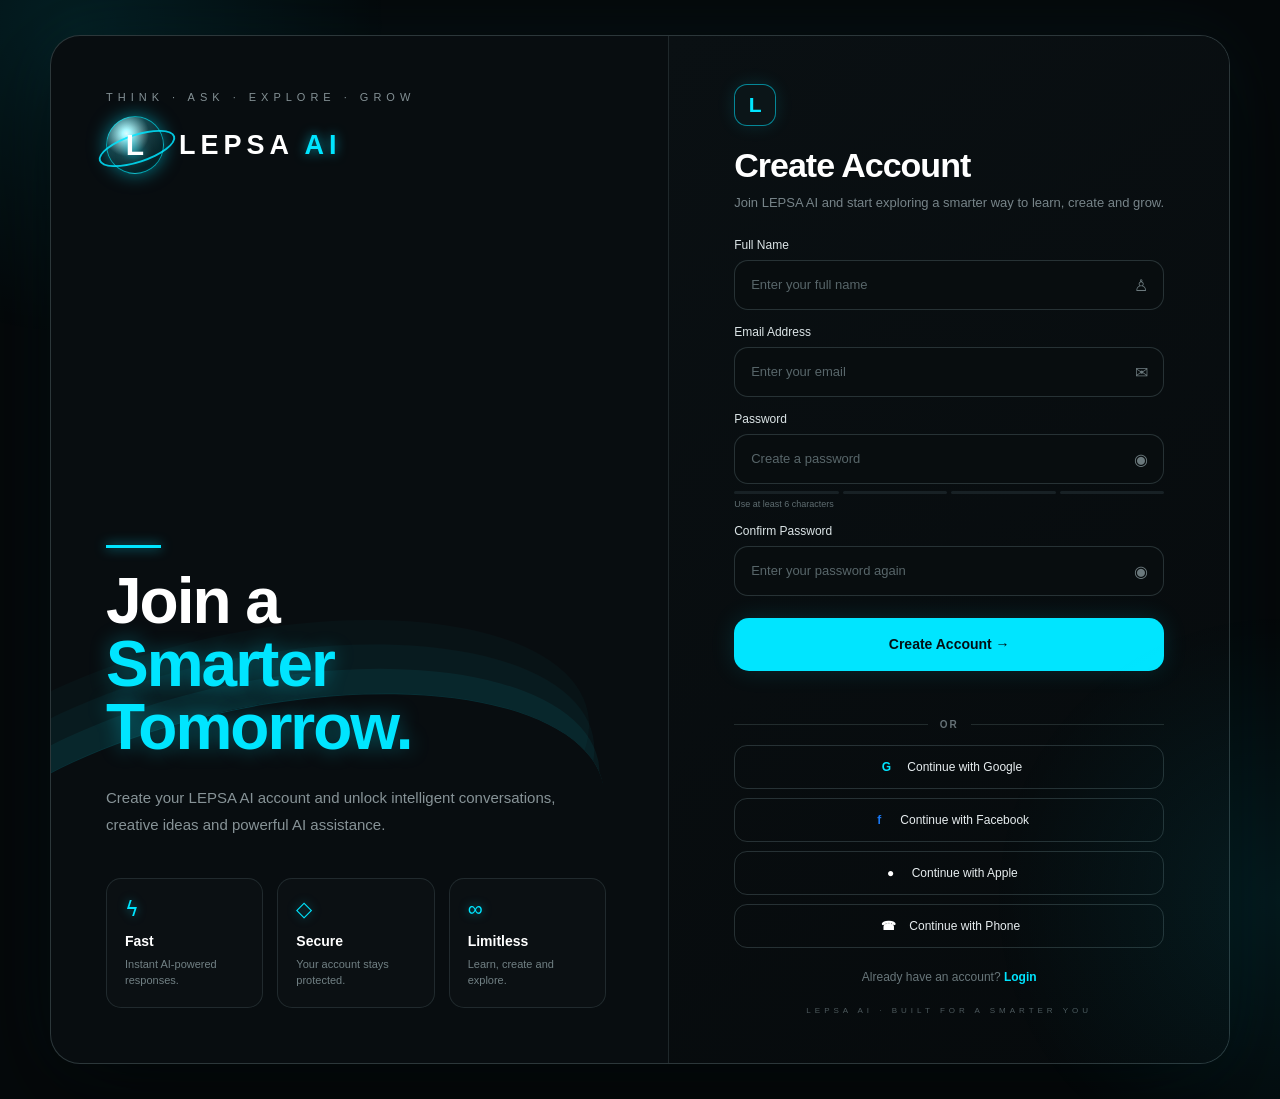
<file: signup.html>
<!DOCTYPE html>
<html lang="en">
<head>
<meta charset="UTF-8">

<meta name="viewport"
      content="width=device-width, initial-scale=1.0, maximum-scale=1.0">
<script src="https://accounts.google.com/gsi/client" async defer></script>
<title>Create Account — LEPSA AI</title>
<link rel="manifest" href="manifest.json">
<meta name="theme-color" content="#05070d">
<link rel="icon" type="image/png" sizes="192x192" href="icon-192.png">
<link rel="apple-touch-icon" href="apple-touch-icon.png">

<style>

/* =====================================================
   RESET
===================================================== */

* {
    margin: 0;
    padding: 0;
    box-sizing: border-box;
}

html,
body {
    width: 100%;
    min-height: 100%;
}

body {
    min-height: 100vh;

    background: #05090b;
    color: #ffffff;

    font-family:
        Arial,
        Helvetica,
        sans-serif;

    overflow-x: hidden;
}


/* =====================================================
   BACKGROUND GLOW
===================================================== */

body::before {
    content: "";

    position: fixed;

    width: 650px;
    height: 650px;

    top: -300px;
    left: -250px;

    border-radius: 50%;

    background:
        radial-gradient(
            circle,
            rgba(0,229,255,0.10),
            transparent 68%
        );

    pointer-events: none;
}

body::after {
    content: "";

    position: fixed;

    width: 600px;
    height: 600px;

    right: -300px;
    bottom: -300px;

    border-radius: 50%;

    background:
        radial-gradient(
            circle,
            rgba(0,229,255,0.08),
            transparent 68%
        );

    pointer-events: none;
}


/* =====================================================
   PAGE
===================================================== */

.page {
    width: 100%;
    min-height: 100vh;

    display: flex;

    align-items: center;
    justify-content: center;

    padding: 35px;
}


/* =====================================================
   MAIN WRAPPER
===================================================== */

.signup-wrapper {
    width: 100%;
    max-width: 1180px;

    min-height: 700px;

    display: grid;

    grid-template-columns:
        1.05fr 0.95fr;

    background: #080d10;

    border:
        1px solid rgba(150,180,185,0.25);

    border-radius: 30px;

    overflow: hidden;

    position: relative;

    box-shadow:
        0 30px 100px rgba(0,0,0,0.65),
        0 0 70px rgba(0,220,255,0.06);
}


/* =====================================================
   LEFT BRAND PANEL
===================================================== */

.brand-panel {
    position: relative;

    padding: 55px;

    display: flex;
    flex-direction: column;

    justify-content: space-between;

    border-right:
        1px solid rgba(150,180,185,0.16);

    overflow: hidden;
}


/* cyan wave */

.brand-panel::before {
    content: "";

    position: absolute;

    width: 700px;
    height: 300px;

    left: -140px;
    bottom: 55px;

    border-top:
        1px solid rgba(0,229,255,0.17);

    border-radius: 50%;

    transform: rotate(-12deg);

    box-shadow:
        0 -25px 0 rgba(0,229,255,0.06),
        0 -50px 0 rgba(0,229,255,0.04),
        0 -75px 0 rgba(0,229,255,0.025);

    pointer-events: none;
}


/* =====================================================
   TOP
===================================================== */

.brand-top {
    position: relative;
    z-index: 2;
}

.mini-label {
    color: #849195;

    font-size: 11px;

    letter-spacing: 5px;

    margin-bottom: 13px;
}


/* =====================================================
   LOGO
===================================================== */

.logo-area {
    display: flex;

    align-items: center;

    gap: 15px;
}

.logo-orb {
    width: 58px;
    height: 58px;

    position: relative;

    border-radius: 50%;

    background:
        radial-gradient(
            circle at 35% 30%,
            #ffffff 0%,
            #b9faff 8%,
            #17383e 42%,
            #061114 72%
        );

    border:
        1px solid rgba(0,238,255,0.65);

    box-shadow:
        0 0 18px rgba(0,229,255,0.5),
        inset 0 0 20px rgba(0,229,255,0.18);
}


/* ring */

.logo-orb::before {
    content: "";

    position: absolute;

    width: 76px;
    height: 25px;

    left: -10px;
    top: 17px;

    border:
        2px solid #00e5ff;

    border-radius: 50%;

    transform: rotate(-18deg);

    opacity: 0.85;
}


/* letter */

.logo-letter {
    position: absolute;

    inset: 0;

    display: flex;

    align-items: center;
    justify-content: center;

    color: #ffffff;

    font-size: 30px;

    font-weight: 900;

    text-shadow:
        0 0 12px #00e5ff;
}


/* =====================================================
   BRAND NAME
===================================================== */

.brand-name {
    font-size: 27px;

    font-weight: 800;

    letter-spacing: 5px;
}

.brand-name span {
    color: #00e5ff;

    text-shadow:
        0 0 12px rgba(0,229,255,0.6);
}


/* =====================================================
   BRAND CONTENT
===================================================== */

.brand-content {
    position: relative;

    z-index: 2;

    max-width: 500px;
}

.brand-line {
    width: 55px;
    height: 3px;

    background: #00e5ff;

    margin-bottom: 22px;

    box-shadow:
        0 0 12px rgba(0,229,255,0.7);
}

.brand-content h1 {
    font-size: clamp(40px,5vw,65px);

    line-height: 0.98;

    letter-spacing: -2px;

    margin-bottom: 25px;
}

.brand-content h1 span {
    color: #00e5ff;

    text-shadow:
        0 0 20px rgba(0,229,255,0.35);
}

.brand-content p {
    color: #879397;

    font-size: 15px;

    line-height: 1.8;

    max-width: 450px;
}


/* =====================================================
   FEATURES
===================================================== */

.features {
    position: relative;

    z-index: 2;

    display: grid;

    grid-template-columns:
        repeat(3,1fr);

    gap: 14px;

    margin-top: 40px;
}

.feature {
    padding: 18px;

    border:
        1px solid rgba(150,180,185,0.16);

    border-radius: 15px;

    background:
        rgba(255,255,255,0.015);

    transition: 0.25s;
}

.feature:hover {
    border-color:
        rgba(0,229,255,0.5);

    transform:
        translateY(-3px);
}

.feature-icon {
    color: #00e5ff;

    font-size: 21px;

    margin-bottom: 12px;

    text-shadow:
        0 0 10px rgba(0,229,255,0.5);
}

.feature strong {
    display: block;

    font-size: 14px;

    margin-bottom: 7px;
}

.feature span {
    display: block;

    color: #718084;

    font-size: 11px;

    line-height: 1.5;
}


/* =====================================================
   RIGHT SIGNUP PANEL
===================================================== */

.signup-panel {
    padding: 48px 55px;

    display: flex;

    align-items: center;
    justify-content: center;

    background:
        linear-gradient(
            145deg,
            #0a1013,
            #060a0c
        );
}


/* =====================================================
   SIGNUP CARD
===================================================== */

.signup-card {
    width: 100%;

    max-width: 430px;
}


/* =====================================================
   HEADER
===================================================== */

.signup-logo {
    width: 42px;
    height: 42px;

    display: flex;

    align-items: center;
    justify-content: center;

    margin-bottom: 20px;

    border-radius: 13px;

    border:
        1px solid rgba(0,229,255,0.55);

    background: #0b1518;

    color: #00e5ff;

    font-size: 21px;

    font-weight: 900;

    box-shadow:
        0 0 18px rgba(0,229,255,0.12);
}

.signup-card h2 {
    font-size: 34px;

    letter-spacing: -1px;

    margin-bottom: 8px;
}

.subtitle {
    color: #778489;

    font-size: 13px;

    line-height: 1.5;

    margin-bottom: 25px;
}


/* =====================================================
   FORM
===================================================== */

.form-group {
    margin-bottom: 15px;
}

.form-group label {
    display: block;

    color: #dce5e7;

    font-size: 12px;

    margin-bottom: 8px;
}

.input-wrap {
    position: relative;
}

.input-wrap input {
    width: 100%;
    height: 50px;

    padding:
        0 47px 0 16px;

    border-radius: 14px;

    border:
        1px solid rgba(150,180,185,0.22);

    background: #080d0f;

    color: #ffffff;

    outline: none;

    font-size: 13px;

    transition: 0.25s;
}

.input-wrap input::placeholder {
    color: #58666a;
}

.input-wrap input:focus {
    border-color:
        rgba(0,229,255,0.7);

    box-shadow:
        0 0 0 3px rgba(0,229,255,0.06);
}

.input-icon {
    position: absolute;

    right: 16px;
    top: 50%;

    transform:
        translateY(-50%);

    color: #6b797d;

    font-size: 16px;

    cursor: pointer;
}


/* =====================================================
   PASSWORD STRENGTH
===================================================== */

.password-strength {
    display: flex;

    gap: 4px;

    margin-top: 7px;
}

.strength-bar {
    height: 3px;

    flex: 1;

    border-radius: 5px;

    background: #182125;

    transition: 0.25s;
}

.strength-text {
    color: #5f6d71;

    font-size: 9px;

    margin-top: 5px;
}


/* =====================================================
   CREATE BUTTON
===================================================== */

.signup-button {
    width: 100%;
    height: 53px;

    margin-top: 7px;

    border: none;

    border-radius: 15px;

    background: #00e5ff;

    color: #031014;

    font-size: 14px;

    font-weight: 800;

    cursor: pointer;

    transition: 0.25s;

    box-shadow:
        0 0 25px rgba(0,229,255,0.13);
}

.signup-button:hover {
    transform:
        translateY(-2px);

    box-shadow:
        0 0 30px rgba(0,229,255,0.28);
}

.signup-button:active {
    transform: scale(0.98);
}

.signup-button:disabled {
    opacity: 0.6;

    cursor: wait;
}


/* =====================================================
   MESSAGE
===================================================== */

#message {
    min-height: 18px;

    margin-top: 10px;

    text-align: center;

    font-size: 11px;
}


/* =====================================================
   DIVIDER
===================================================== */

.divider {
    display: flex;

    align-items: center;

    gap: 12px;

    margin: 20px 0 15px;
}

.divider span {
    flex: 1;

    height: 1px;

    background:
        rgba(150,180,185,0.18);
}

.divider b {
    color: #657176;

    font-size: 10px;

    letter-spacing: 2px;
}


/* =====================================================
   SOCIAL BUTTONS
===================================================== */

.social-buttons {
    display: flex;

    flex-direction: column;

    gap: 9px;
}

.social-btn {
    width: 100%;
    height: 44px;

    border-radius: 13px;

    border:
        1px solid rgba(150,180,185,0.22);

    background: transparent;

    color: #e8eef0;

    font-size: 12px;

    cursor: pointer;

    display: flex;

    align-items: center;
    justify-content: center;

    gap: 11px;

    transition: 0.25s;
}

.social-btn:hover {
    border-color:
        rgba(0,229,255,0.6);

    background:
        rgba(0,229,255,0.035);
}

.social-icon {
    width: 20px;

    text-align: center;

    color: #ffffff;

    font-weight: 800;
}


/* =====================================================
   LOGIN
===================================================== */

.login-link {
    text-align: center;

    margin-top: 22px;

    color: #68767a;

    font-size: 12px;
}

.login-link a {
    color: #00e5ff;

    font-weight: 700;

    text-decoration: none;
}

.login-link a:hover {
    text-decoration: underline;
}


/* =====================================================
   FOOTER
===================================================== */

.signup-footer {
    text-align: center;

    margin-top: 22px;

    color: #4d595d;

    font-size: 8px;

    letter-spacing: 4px;
}


/* =====================================================
   TABLET / MOBILE
===================================================== */

@media (max-width: 850px) {

    .page {
        padding: 18px;
    }

    .signup-wrapper {
        max-width: 520px;

        min-height: auto;

        display: block;

        border-radius: 24px;
    }

    .brand-panel {
        padding: 32px 25px 25px;

        border-right: none;

        border-bottom:
            1px solid rgba(150,180,185,0.16);
    }

    .brand-content {
        margin-top: 35px;
    }

    .brand-content h1 {
        font-size: 42px;
    }

    .features {
        margin-top: 28px;
    }

    .signup-panel {
        padding: 35px 25px 40px;
    }
}


/* =====================================================
   PHONE
===================================================== */

@media (max-width: 520px) {

    .page {
        padding: 10px;
        align-items: flex-start;
    }

    .signup-wrapper {
        margin-top: 8px;

        border-radius: 20px;
    }

    .brand-panel {
        padding: 25px 20px 20px;
    }

    .mini-label {
        font-size: 8px;

        letter-spacing: 3px;
    }

    .logo-orb {
        width: 48px;
        height: 48px;
    }

    .logo-orb::before {
        width: 63px;
        height: 21px;

        left: -8px;
        top: 14px;
    }

    .logo-letter {
        font-size: 24px;
    }

    .brand-name {
        font-size: 21px;

        letter-spacing: 3px;
    }

    .brand-content {
        margin-top: 27px;
    }

    .brand-content h1 {
        font-size: 34px;
    }

    .brand-content p {
        font-size: 12px;

        line-height: 1.6;
    }

    .features {
        grid-template-columns: 1fr;

        gap: 8px;

        margin-top: 20px;
    }

    .feature {
        display: flex;

        align-items: center;

        gap: 13px;

        padding: 12px;
    }

    .feature-icon {
        margin: 0;

        min-width: 25px;
    }

    .signup-panel {
        padding: 28px 20px 30px;
    }

    .signup-card h2 {
        font-size: 29px;
    }

    .subtitle {
        font-size: 12px;
    }

}


/* =====================================================
   VERY SMALL PHONE
===================================================== */

@media (max-width: 360px) {

    .page {
        padding: 6px;
    }

    .brand-panel {
        padding: 20px 16px;
    }

    .signup-panel {
        padding: 25px 16px;
    }

    .brand-content h1 {
        font-size: 30px;
    }

    .signup-card h2 {
        font-size: 26px;
    }
}

</style>
</head>



<div class="page">

<div class="signup-wrapper">


<!-- =================================================
     BRAND PANEL
================================================== -->

<section class="brand-panel">


<div class="brand-top">

    <div class="mini-label">
        THINK · ASK · EXPLORE · GROW
    </div>


    <div class="logo-area">

        <div class="logo-orb">

            <div class="logo-letter">
                L
            </div>

        </div>


        <div class="brand-name">
            LEPSA <span>AI</span>
        </div>

    </div>

</div>



<div class="brand-content">

    <div class="brand-line"></div>


    <h1>
        Join a
        <br>
        <span>Smarter Tomorrow.</span>
    </h1>


    <p>
        Create your LEPSA AI account and unlock
        intelligent conversations, creative ideas
        and powerful AI assistance.
    </p>



    <div class="features">


        <div class="feature">

            <div class="feature-icon">
                ϟ
            </div>

            <div>

                <strong>
                    Fast
                </strong>

                <span>
                    Instant AI-powered responses.
                </span>

            </div>

        </div>



        <div class="feature">

            <div class="feature-icon">
                ◇
            </div>

            <div>

                <strong>
                    Secure
                </strong>

                <span>
                    Your account stays protected.
                </span>

            </div>

        </div>



        <div class="feature">

            <div class="feature-icon">
                ∞
            </div>

            <div>

                <strong>
                    Limitless
                </strong>

                <span>
                    Learn, create and explore.
                </span>

            </div>

        </div>


    </div>

</div>


</section>



<!-- =================================================
     SIGNUP PANEL
================================================== -->

<section class="signup-panel">


<div class="signup-card">


<div class="signup-logo">
    L
</div>


<h2>
    Create Account
</h2>


<div class="subtitle">
    Join LEPSA AI and start exploring a smarter way
    to learn, create and grow.
</div>



<form id="signupForm">


<!-- NAME -->

<div class="form-group">

    <label for="name">
        Full Name
    </label>

    <div class="input-wrap">

        <input
            type="text"
            id="name"
            placeholder="Enter your full name"
            autocomplete="name"
            required
        >

        <span class="input-icon">
            ♙
        </span>

    </div>

</div>



<!-- EMAIL -->

<div class="form-group">

    <label for="email">
        Email Address
    </label>

    <div class="input-wrap">

        <input
            type="email"
            id="email"
            placeholder="Enter your email"
            autocomplete="email"
            required
        >

        <span class="input-icon">
            ✉
        </span>

    </div>

</div>



<!-- PASSWORD -->

<div class="form-group">

    <label for="password">
        Password
    </label>

    <div class="input-wrap">

        <input
            type="password"
            id="password"
            placeholder="Create a password"
            autocomplete="new-password"
            required
        >

        <span
            class="input-icon"
            id="passwordToggle"
        >
            ◉
        </span>

    </div>


    <div class="password-strength">

        <span class="strength-bar"></span>
        <span class="strength-bar"></span>
        <span class="strength-bar"></span>
        <span class="strength-bar"></span>

    </div>

    <div
        class="strength-text"
        id="strengthText"
    >
        Use at least 6 characters
    </div>

</div>



<!-- CONFIRM -->

<div class="form-group">

    <label for="confirmPassword">
        Confirm Password
    </label>

    <div class="input-wrap">

        <input
            type="password"
            id="confirmPassword"
            placeholder="Enter your password again"
            autocomplete="new-password"
            required
        >

        <span
            class="input-icon"
            id="confirmToggle"
        >
            ◉
        </span>

    </div>

</div>



<!-- BUTTON -->

<button
    type="submit"
    class="signup-button"
    id="signupButton"
>
    Create Account →
</button>


<div id="message"></div>


</form>



<!-- DIVIDER -->

<div class="divider">

    <span></span>

    <b>OR</b>

    <span></span>

</div>



<!-- SOCIAL -->

<div class="social-buttons">


<button
    type="button"
    class="social-btn"
    id="googleSignupBtn"
    onclick="triggerGoogleSignup()"
>
    <span class="social-icon" style="color:#00e5ff;">G</span>
    Continue with Google
</button>


<button
    type="button"
    class="social-btn"
    id="facebookSignupBtn"
    onclick="triggerFacebookLogin()"
>
    <span class="social-icon" style="color:#1877F2;">f</span>
    Continue with Facebook
</button>



<button
    type="button"
    class="social-btn"
    onclick="socialUnavailable('Apple')"
>

    <span class="social-icon">
        ●
    </span>

    Continue with Apple

</button>



<button
    type="button"
    class="social-btn"
    onclick="socialUnavailable('Phone')"
>

    <span class="social-icon">
        ☎
    </span>

    Continue with Phone

</button>


</div>



<!-- LOGIN -->

<div class="login-link">

    Already have an account?

    <a href="login.html">
        Login
    </a>

</div>


<div class="signup-footer">
    LEPSA AI · BUILT FOR A SMARTER YOU
</div>


</div>

</section>


</div>
</div>

<script>
    
    // Google Client ID (login.html wali same client ID yahan paste karein)
const GOOGLE_CLIENT_ID = "176255488760-tsbivrir1dmee2lrpkuc15ce0c8afapi.apps.googleusercontent.com";

// Facebook App ID (login.html wali same App ID yahan paste karein)
const FACEBOOK_APP_ID = "PASTE_YOUR_FACEBOOK_APP_ID_HERE";

window.fbAsyncInit = function () {
    FB.init({
        appId: FACEBOOK_APP_ID,
        cookie: true,
        xfbml: false,
        version: "v19.0"
    });
};

(function (d, s, id) {
    var js, fjs = d.getElementsByTagName(s)[0];
    if (d.getElementById(id)) return;
    js = d.createElement(s); js.id = id;
    js.src = "https://connect.facebook.net/en_US/sdk.js";
    fjs.parentNode.insertBefore(js, fjs);
}(document, "script", "facebook-jssdk"));

function triggerFacebookLogin() {
    if (!window.FB) {
        alert("Facebook services load nahi hui, internet check karein.");
        return;
    }
    FB.login(function (response) {
        if (response.authResponse) {
            handleFacebookAuthResponse(response.authResponse.accessToken);
        }
    }, { scope: "public_profile,email" });
}

async function handleFacebookAuthResponse(accessToken) {
    const message = document.getElementById("message");
    message.textContent = "Verifying with Facebook...";
    message.style.color = "#00e5ff";

    try {
        const res = await fetch("auth.php", {
            method: "POST",
            headers: { "Content-Type": "application/json" },
            body: JSON.stringify({
                action: "social_login",
                provider: "facebook",
                token: accessToken
            })
        });

        const data = await res.json();

        if (data.success) {
            sessionStorage.setItem("lepsaLoggedIn", "true");
            sessionStorage.setItem("lepsaUserName", data.user.name);
            sessionStorage.setItem("lepsaUserEmail", data.user.email);

            message.textContent = "Facebook Signup successful!";
            setTimeout(() => {
                window.location.href = "index.html";
            }, 600);
        } else {
            message.textContent = data.message || "Facebook signup failed.";
            message.style.color = "#ff6878";
        }
    } catch (err) {
        message.textContent = "Network error during Facebook login.";
        message.style.color = "#ff6878";
    }
}

window.addEventListener("load", function () {
    if (window.google) {
        google.accounts.id.initialize({
            client_id: GOOGLE_CLIENT_ID,
            callback: handleGoogleSignupResponse,
            auto_select: false
        });
    }
});

function triggerGoogleSignup() {
    if (window.google) {
        google.accounts.id.prompt();
    } else {
        alert("Google services load nahi hui, internet connection check karein.");
    }
}

async function handleGoogleSignupResponse(response) {
    const message = document.getElementById("message");
    const button = document.getElementById("signupButton");
    
    message.textContent = "Creating account with Google...";
    message.style.color = "#00e5ff";
    if (button) button.disabled = true;

    try {
        const res = await fetch("auth.php", {
            method: "POST",
            headers: { "Content-Type": "application/json" },
            body: JSON.stringify({
                action: "social_login",
                provider: "google",
                token: response.credential
            })
        });

        const data = await res.json();

        if (data.success) {
            sessionStorage.setItem("lepsaLoggedIn", "true");
            sessionStorage.setItem("lepsaUserName", data.user.name);
            sessionStorage.setItem("lepsaUserEmail", data.user.email);

            message.textContent = "Account verified! Redirecting to LEPSA...";
            setTimeout(() => {
                window.location.href = "index.html";
            }, 600);
        } else {
            message.textContent = data.message || "Google registration failed.";
            message.style.color = "#ff6878";
            if (button) button.disabled = false;
        }
    } catch (err) {
        console.error(err);
        message.textContent = "Server connection failed.";
        message.style.color = "#ff6878";
        if (button) button.disabled = false;
    }
}


/* =====================================================
   PASSWORD TOGGLE
===================================================== */

function setupPasswordToggle(inputId, buttonId) {

    const input =
        document.getElementById(inputId);

    const button =
        document.getElementById(buttonId);

    button.addEventListener(
        "click",
        function () {

            if (input.type === "password") {

                input.type = "text";

            } else {

                input.type = "password";

            }

        }
    );
}


setupPasswordToggle(
    "password",
    "passwordToggle"
);


setupPasswordToggle(
    "confirmPassword",
    "confirmToggle"
);


/* =====================================================
   PASSWORD STRENGTH
===================================================== */

const passwordInput =
    document.getElementById("password");

const strengthBars =
    document.querySelectorAll(".strength-bar");

const strengthText =
    document.getElementById("strengthText");


passwordInput.addEventListener(
    "input",
    function () {

        const value =
            passwordInput.value;

        let strength = 0;


        if (value.length >= 6) {
            strength++;
        }

        if (value.length >= 8) {
            strength++;
        }

        if (/[A-Z]/.test(value)) {
            strength++;
        }

        if (/[0-9]/.test(value)) {
            strength++;
        }


        strengthBars.forEach(
            function (bar, index) {

                if (index < strength) {

                    bar.style.background =
                        "#00e5ff";

                    bar.style.boxShadow =
                        "0 0 7px rgba(0,229,255,0.5)";

                } else {

                    bar.style.background =
                        "#182125";

                    bar.style.boxShadow =
                        "none";

                }

            }
        );


        if (!value) {

            strengthText.textContent =
                "Use at least 6 characters";

        } else if (strength <= 1) {

            strengthText.textContent =
                "Weak password";

        } else if (strength === 2) {

            strengthText.textContent =
                "Fair password";

        } else if (strength === 3) {

            strengthText.textContent =
                "Good password";

        } else {

            strengthText.textContent =
                "Strong password";

        }

    }
);


/* =====================================================
   SIGNUP
===================================================== */

document
.getElementById("signupForm")
.addEventListener(
    "submit",
    async function (event) {

        event.preventDefault();


        const name =
            document
            .getElementById("name")
            .value
            .trim();


        const email =
            document
            .getElementById("email")
            .value
            .trim();


        const password =
            document
            .getElementById("password")
            .value;


        const confirmPassword =
            document
            .getElementById("confirmPassword")
            .value;


        const message =
            document
            .getElementById("message");


        const button =
            document
            .getElementById("signupButton");


        /* PASSWORD CHECK */

        if (password.length < 6) {

            message.textContent =
                "Password must be at least 6 characters.";

            message.style.color =
                "#ff6878";

            return;
        }


        if (password !== confirmPassword) {

            message.textContent =
                "Passwords do not match.";

            message.style.color =
                "#ff6878";

            return;
        }


        /* LOADING */

        button.disabled = true;

        button.textContent =
            "Creating account...";


        message.textContent =
            "Please wait...";

        message.style.color =
            "#00e5ff";


        try {

            const response =
                await fetch(
                    "auth.php",
                    {
                        method: "POST",

                        headers: {
                            "Content-Type":
                                "application/json"
                        },

                        body:
                            JSON.stringify({

                                action:
                                    "signup",

                                name:
                                    name,

                                email:
                                    email,

                                password:
                                    password

                            })
                    }
                );


            const data =
                await response.json();


            if (data.success) {

                message.textContent =
                    "Account created successfully!";

                message.style.color =
                    "#00e5ff";


                setTimeout(
                    function () {

                        window.location.href =
                            "login.html";

                    },
                    900
                );


            } else {

                message.textContent =
                    data.message ||
                    "Signup failed.";

                message.style.color =
                    "#ff6878";


                button.disabled = false;

                button.textContent =
                    "Create Account →";

            }


        } catch (error) {

            console.error(error);


            message.textContent =
                "Server se connection nahi ho pa raha.";

            message.style.color =
                "#ff6878";


            button.disabled = false;

            button.textContent =
                "Create Account →";

        }

    }
);


/* =====================================================
   SOCIAL BUTTONS
===================================================== */

function socialUnavailable(provider) {

    alert(
        provider +
        " login abhi LEPSA mein connected nahi hai."
    );

}

</script>

</body>
</html>
</file>
<file: style.css>
/* =====================================================
   LEPSA AI PRO CORE — COMPLETE CONSOLIDATED STYLESHEET
===================================================== */
@import url('https://fonts.googleapis.com/css2?family=Orbitron:wght@600;800;900&family=Rajdhani:wght@500;700&display=swap');

:root {
    --lepsa-bg: #020409;
    --lepsa-cyan: #00eaff;
    --lepsa-cyan-soft: rgba(0, 234, 255, 0.18);
    --lepsa-magenta: #c026d3;
    --lepsa-purple: #704cff;
    --card-radius: 24px;
}

/* =====================================================
   RESET & COSMIC BACKGROUND
===================================================== */
* {
    box-sizing: border-box;
    margin: 0;
    padding: 0;
}

html, body {
    width: 100%;
    height: 100%;
    background-color: var(--lepsa-bg);
    background-image: 
        radial-gradient(circle at 15% 15%, rgba(0, 217, 255, 0.18) 0%, transparent 40%),
        radial-gradient(circle at 85% 25%, rgba(192, 38, 211, 0.16) 0%, transparent 45%),
        radial-gradient(circle at 50% 85%, rgba(112, 76, 255, 0.15) 0%, transparent 55%),
        linear-gradient(180deg, #020409 0%, #050814 100%);
    background-attachment: fixed;
    color: #ffffff;
    font-family: Arial, Helvetica, sans-serif;
    overflow: hidden;
}

body::before {
    content: "";
    position: fixed;
    width: 600px;
    height: 600px;
    top: -150px;
    left: -150px;
    background: radial-gradient(circle, rgba(0, 234, 255, 0.22), transparent 70%);
    filter: blur(50px);
    pointer-events: none;
    z-index: 0;
}

body::after {
    content: "";
    position: fixed;
    width: 550px;
    height: 550px;
    bottom: -150px;
    right: -150px;
    background: radial-gradient(circle, rgba(192, 38, 211, 0.20), transparent 70%);
    filter: blur(50px);
    pointer-events: none;
    z-index: 0;
}

.login-screen {
    display: none !important;
}

/* =====================================================
   MAIN APPLICATION SHELL
===================================================== */
.app {
    width: 100%;
    height: 100dvh;
    display: flex;
    position: relative;
    z-index: 1;
    background: transparent;
    overflow: hidden;
}

/* =====================================================
   CINEMATIC SIDEBAR (PC & MOBILE DRAWER)
===================================================== */
.sidebar {
    width: 285px;
    min-width: 285px;
    height: 100dvh;
    padding: 24px 18px;
    background: radial-gradient(circle at 10% 0%, rgba(0, 234, 255, 0.08) 0%, transparent 40%),
                radial-gradient(circle at 90% 90%, rgba(192, 38, 211, 0.08) 0%, transparent 45%),
                linear-gradient(175deg, rgba(6, 12, 22, 0.98) 0%, rgba(3, 6, 12, 0.99) 100%);
    border-right: 1px solid rgba(0, 234, 255, 0.22);
    box-shadow: 15px 0 50px rgba(0, 0, 0, 0.9), inset -1px 0 20px rgba(0, 234, 255, 0.05);
    position: relative;
    z-index: 1000;
    display: flex;
    flex-direction: column;
    overflow: hidden;
    backdrop-filter: blur(12px);
}

.sidebar-edge-glow {
    position: absolute;
    top: 0;
    right: 0;
    width: 2px;
    height: 100%;
    background: linear-gradient(180deg, transparent 0%, #00eaff 35%, #704cff 70%, transparent 100%);
    box-shadow: 0 0 12px #00eaff, 0 0 24px rgba(112, 76, 255, 0.6);
}

/* =====================================================
   PLANET LOGO & PRO CORE TYPOGRAPHY
===================================================== */
.brand {
    display: flex;
    align-items: center;
    gap: 14px;
    padding-bottom: 20px;
    margin-bottom: 15px;
    border-bottom: 1px solid rgba(0, 234, 255, 0.12);
}

.brand-orb-wrap,
.planet-viewport {
    position: relative;
    width: 50px;
    height: 50px;
    display: flex;
    align-items: center;
    justify-content: center;
    flex-shrink: 0;
}

.brand-orb,
.planet-sphere {
    width: 34px;
    height: 34px;
    border-radius: 50%;
    background: radial-gradient(circle at 35% 30%, #ffffff 0%, #a5f3fc 15%, #00d9ff 35%, #704cff 70%, #020409 100%);
    box-shadow: 
        0 0 15px rgba(0, 217, 255, 0.8),
        0 0 28px rgba(192, 38, 211, 0.6),
        inset -3px -3px 8px rgba(0, 0, 0, 0.8),
        inset 3px 3px 10px rgba(255, 255, 255, 0.8);
    position: relative;
    z-index: 2;
    animation: orbPulse 3.5s ease-in-out infinite alternate;
}

.cosmic-ring {
    position: absolute;
    border-radius: 50%;
    pointer-events: none;
    transform: rotate(-24deg);
}

.ring-front,
.ring-cyan {
    width: 52px;
    height: 16px;
    border: 2px solid transparent;
    border-bottom-color: #00eaff;
    border-left-color: rgba(0, 234, 255, 0.9);
    filter: drop-shadow(0 0 6px #00eaff);
    z-index: 3;
    top: 17px;
}

.ring-back,
.ring-purple {
    width: 52px;
    height: 16px;
    border: 2px solid transparent;
    border-top-color: rgba(192, 38, 211, 0.95);
    border-right-color: rgba(112, 76, 255, 0.8);
    filter: drop-shadow(0 0 8px #c026d3);
    z-index: 1;
    top: 17px;
}

.ring-outer {
    width: 60px;
    height: 20px;
    border: 1px solid transparent;
    border-bottom-color: rgba(0, 234, 255, 0.4);
    border-top-color: rgba(192, 38, 211, 0.35);
    top: 15px;
    z-index: 0;
    filter: blur(0.5px);
}

@keyframes orbPulse {
    0% { transform: scale(0.96); filter: brightness(1); }
    100% { transform: scale(1.04); filter: brightness(1.2); }
}

.brand-details,
.brand-text-col {
    display: flex;
    flex-direction: column;
}

.brand-title-wrap,
.brand-name {
    display: flex;
    align-items: baseline;
    gap: 5px;
    font-family: 'Orbitron', Arial, sans-serif;
    font-size: 18px;
    font-weight: 900;
    letter-spacing: 2px;
    color: #ffffff;
}

.brand-ai,
.text-ai {
    background: linear-gradient(135deg, #00d9ff 0%, #ff2ec4 100%);
    -webkit-background-clip: text;
    -webkit-text-fill-color: transparent;
    filter: drop-shadow(0 0 8px rgba(0, 217, 255, 0.7));
}

.brand-badge,
.text-pro-core {
    font-family: 'Orbitron', Arial, sans-serif;
    font-size: 9px;
    font-weight: 800;
    letter-spacing: 2.5px;
    color: #00eaff;
    margin-top: 3px;
}

.text-tagline {
    font-family: 'Rajdhani', Arial, sans-serif;
    font-size: 7.5px;
    font-weight: 700;
    letter-spacing: 2px;
    color: #728c9b;
    margin-top: 2px;
}

/* =====================================================
   SIDEBAR ENGINE WIDGET
===================================================== */
.core-mode-card {
    width: 100%;
    padding: 12px 14px;
    border-radius: 18px;
    border: 1px solid rgba(0, 234, 255, 0.3);
    background: linear-gradient(135deg, rgba(0, 234, 255, 0.08) 0%, rgba(112, 76, 255, 0.08) 100%);
    box-shadow: 0 10px 25px rgba(0, 0, 0, 0.4), inset 0 0 15px rgba(0, 234, 255, 0.05);
    margin-bottom: 12px;
}

.mode-header {
    display: flex;
    align-items: center;
    gap: 8px;
    margin-bottom: 10px;
}

.mode-pulse-dot {
    width: 7px;
    height: 7px;
    border-radius: 50%;
    background: #00eaff;
    box-shadow: 0 0 8px #00eaff;
    animation: corePulse 1.5s infinite alternate;
}

@keyframes corePulse {
    from { opacity: 0.5; transform: scale(0.9); }
    to { opacity: 1; transform: scale(1.3); }
}

.mode-title {
    font-size: 10px;
    font-weight: 800;
    letter-spacing: 1.5px;
    color: #e2f8ff;
    flex: 1;
}

.mode-active-pill {
    font-size: 8px;
    font-weight: 700;
    color: #00eaff;
    background: rgba(0, 234, 255, 0.15);
    border: 1px solid rgba(0, 234, 255, 0.35);
    padding: 2px 6px;
    border-radius: 6px;
}

.mode-switch-group {
    display: flex;
    flex-direction: column;
    gap: 6px;
}

.mode-chip {
    display: flex;
    align-items: center;
    gap: 11px;
    height: 46px;
    padding: 0 14px;
    border-radius: 13px;
    border: 1px solid rgba(255, 255, 255, 0.06);
    background: rgba(255, 255, 255, 0.025);
    color: #7f98a3;
    font-size: 12.5px;
    font-weight: 600;
    cursor: pointer;
    text-align: left;
    position: relative;
    overflow: hidden;
    transition: background 0.25s ease, border-color 0.25s ease, color 0.25s ease, transform 0.15s ease;
}

.mode-chip:active {
    transform: scale(0.98);
}

.mode-chip::before {
    content: "";
    position: absolute;
    left: 0;
    top: 0;
    bottom: 0;
    width: 3px;
    background: linear-gradient(180deg, #00eaff, #704cff);
    transform: scaleY(0);
    transition: transform 0.25s cubic-bezier(0.2, 0.8, 0.2, 1);
}

.mode-chip:hover {
    background: rgba(0, 234, 255, 0.06);
    color: #d6eef3;
    border-color: rgba(0, 234, 255, 0.18);
}

.mode-chip.active {
    background: linear-gradient(90deg, rgba(0, 234, 255, 0.14), rgba(112, 76, 255, 0.08));
    border-color: rgba(0, 234, 255, 0.3);
    color: #ffffff;
}

.mode-chip.active::before {
    transform: scaleY(1);
}

.chip-icon {
    display: flex;
    align-items: center;
    justify-content: center;
    width: 20px;
    height: 20px;
    flex-shrink: 0;
    color: #6b8894;
    transition: color 0.25s ease;
}

.mode-chip.active .chip-icon,
.mode-chip:hover .chip-icon {
    color: #00eaff;
}

.chip-icon svg {
    width: 17px;
    height: 17px;
}

.chip-label {
    white-space: nowrap;
    overflow: hidden;
    text-overflow: ellipsis;
}

/* =====================================================
   SIDEBAR MENU ITEMS
===================================================== */
.menu-title {
    color: #55727d;
    font-size: 10px;
    text-transform: uppercase;
    letter-spacing: 2px;
    font-weight: 700;
    margin-top: 16px;
    margin-bottom: 8px;
    padding-left: 6px;
}

.menu-item {
    width: 100%;
    display: flex;
    align-items: center;
    gap: 12px;
    padding: 10px 12px;
    margin: 4px 0;
    border-radius: 14px;
    border: 1px solid transparent;
    background: rgba(255, 255, 255, 0.02);
    cursor: pointer;
    transition: all 0.22s ease;
}

.menu-item:hover {
    background: rgba(0, 234, 255, 0.07);
    border-color: rgba(0, 234, 255, 0.25);
    transform: translateX(4px);
}

.menu-item.active {
    background: linear-gradient(90deg, rgba(0, 234, 255, 0.12) 0%, rgba(112, 76, 255, 0.05) 100%);
    border-color: rgba(0, 234, 255, 0.4);
    box-shadow: 0 0 20px rgba(0, 234, 255, 0.15), inset 3px 0 0 #00eaff;
}

.menu-icon-box {
    width: 34px;
    height: 34px;
    border-radius: 10px;
    display: flex;
    align-items: center;
    justify-content: center;
    font-size: 16px;
    flex-shrink: 0;
}

/* CONVERSATION HISTORY LIST */
.conversation-list {
    max-height: 180px;
    overflow-y: auto;
    display: flex;
    flex-direction: column;
    gap: 2px;
}

.conversation-item {
    display: flex;
    align-items: center;
    gap: 8px;
    padding: 9px 10px;
    border-radius: 12px;
    border: 1px solid transparent;
    background: rgba(255, 255, 255, 0.02);
    cursor: pointer;
    transition: all 0.2s ease;
}

.conversation-item:hover {
    background: rgba(0, 234, 255, 0.06);
    border-color: rgba(0, 234, 255, 0.2);
}

.conversation-item.active {
    background: linear-gradient(90deg, rgba(0, 234, 255, 0.12) 0%, rgba(112, 76, 255, 0.05) 100%);
    border-color: rgba(0, 234, 255, 0.35);
}

.conversation-item-title {
    flex: 1;
    font-size: 12.5px;
    color: #c9d7dc;
    white-space: nowrap;
    overflow: hidden;
    text-overflow: ellipsis;
}

.conversation-item.active .conversation-item-title {
    color: #e6fbff;
}

.conversation-delete-btn {
    width: 24px;
    height: 24px;
    flex-shrink: 0;
    border-radius: 50%;
    display: flex;
    align-items: center;
    justify-content: center;
    color: #6b8894;
    background: transparent;
    border: none;
    opacity: 0;
    transition: 0.2s;
}

.conversation-item:hover .conversation-delete-btn {
    opacity: 1;
}

.conversation-delete-btn:hover {
    background: rgba(255, 60, 100, 0.18);
    color: #ff8a8a;
}

.conversation-empty-note {
    font-size: 11.5px;
    color: #55727d;
    padding: 8px 6px;
}

.cyan-icon {
    background: rgba(0, 234, 255, 0.12);
    border: 1px solid rgba(0, 234, 255, 0.3);
    box-shadow: 0 0 10px rgba(0, 234, 255, 0.2);
}

.purple-icon {
    background: rgba(112, 76, 255, 0.12);
    border: 1px solid rgba(112, 76, 255, 0.3);
    box-shadow: 0 0 10px rgba(112, 76, 255, 0.2);
}

.pink-icon {
    background: rgba(192, 38, 211, 0.12);
    border: 1px solid rgba(192, 38, 211, 0.3);
    box-shadow: 0 0 10px rgba(192, 38, 211, 0.2);
}

.danger-icon {
    background: rgba(255, 75, 75, 0.1);
    border: 1px solid rgba(255, 75, 75, 0.25);
}

.menu-text-box strong {
    display: block;
    color: #e8f7fa;
    font-size: 13px;
}

.menu-text-box small {
    display: block;
    color: #64828d;
    font-size: 10px;
}

.logout-item:hover {
    background: rgba(255, 75, 75, 0.1) !important;
    border-color: rgba(255, 75, 75, 0.4) !important;
}

/* =====================================================
   SIDEBAR PROFILE
===================================================== */
.profile {
    margin-top: auto;
    padding: 12px 14px;
    border-radius: 16px;
    border: 1px solid rgba(0, 234, 255, 0.22);
    background: linear-gradient(135deg, rgba(9, 20, 32, 0.95), rgba(4, 9, 16, 0.95));
    box-shadow: 0 10px 30px rgba(0, 0, 0, 0.6), 0 0 20px rgba(0, 234, 255, 0.08);
    display: flex;
    align-items: center;
    gap: 12px;
}

.avatar-ring {
    position: relative;
    width: 40px;
    height: 40px;
    flex-shrink: 0;
}

.avatar {
    width: 100%;
    height: 100%;
    border-radius: 50%;
    background: linear-gradient(135deg, #00eaff, #704cff);
    box-shadow: 0 0 14px rgba(0, 234, 255, 0.5);
    display: flex;
    align-items: center;
    justify-content: center;
    font-weight: 800;
    font-size: 15px;
    color: #031014;
}

.live-status-dot {
    position: absolute;
    bottom: -1px;
    right: -1px;
    width: 10px;
    height: 10px;
    border-radius: 50%;
    background: #00ff88;
    border: 2px solid #060c16;
    box-shadow: 0 0 8px #00ff88;
}

.profile-meta {
    overflow: hidden;
}

.profile-name {
    font-size: 13.5px;
    font-weight: 700;
    color: #ffffff;
    white-space: nowrap;
    overflow: hidden;
    text-overflow: ellipsis;
}

.profile-status {
    font-size: 10px;
    color: #00eaff;
    letter-spacing: 0.5px;
}

/* =====================================================
   CHAT CONTAINER & HEADER
===================================================== */
.chat-container {
    flex: 1;
    min-width: 0;
    height: 100dvh;
    display: flex;
    flex-direction: column;
    background: transparent;
    position: relative;
}

.header {
    height: 74px;
    flex-shrink: 0;
    display: flex;
    align-items: center;
    padding: 12px 18px;
    background: rgba(3, 7, 15, 0.85);
    border-bottom: 1px solid rgba(0, 217, 255, 0.2);
    box-shadow: 0 10px 30px rgba(0, 0, 0, 0.5), 0 2px 15px rgba(0, 217, 255, 0.08);
    backdrop-filter: blur(14px);
    z-index: 10;
}

.lepsa-drawer-btn {
    width: 42px;
    height: 42px;
    min-width: 42px;
    border-radius: 12px;
    border: 1px solid rgba(0, 234, 255, 0.25);
    background: rgba(0, 234, 255, 0.05);
    display: none;
    flex-direction: column;
    justify-content: center;
    align-items: center;
    gap: 4px;
    cursor: pointer;
    margin-right: 12px;
}

.lepsa-drawer-btn span {
    width: 18px;
    height: 2px;
    background: #00eaff;
    border-radius: 2px;
}

.header-info {
    flex: 1;
}

.title {
    background: linear-gradient(90deg, #ffffff 0%, #00d9ff 55%, #c026d3 100%);
    -webkit-background-clip: text;
    -webkit-text-fill-color: transparent;
    font-size: 18px;
    font-weight: 800;
    letter-spacing: 1px;
}

.status {
    margin-top: 3px;
    font-size: 11px;
    color: #55f6b2;
}

.lepsa-quick-new {
    width: 42px;
    height: 42px;
    min-width: 42px;
    border-radius: 50%;
    border: 1px solid rgba(0, 234, 255, 0.35);
    background: radial-gradient(circle at 30% 30%, rgba(0, 234, 255, 0.2), rgba(6, 14, 24, 0.95));
    color: #00eaff;
    font-size: 22px;
    display: flex;
    align-items: center;
    justify-content: center;
    cursor: pointer;
    margin-right: 10px;
    box-shadow: 0 0 15px rgba(0, 234, 255, 0.15);
    transition: 0.2s ease;
}

.lepsa-quick-new:hover {
    transform: scale(1.08);
    box-shadow: 0 0 20px rgba(0, 234, 255, 0.4);
}

.lepsa-menu-wrap {
    position: relative;
    z-index: 9999;
}

.lepsa-menu-btn {
    width: 44px;
    height: 44px;
    border-radius: 50%;
    border: 1px solid rgba(0, 238, 255, 0.45);
    background: rgba(5, 15, 25, 0.88);
    color: #00eaff;
    display: flex;
    align-items: center;
    justify-content: center;
    cursor: pointer;
}

.lepsa-dots {
    display: flex;
    flex-direction: column;
    gap: 3px;
}

.lepsa-dots span {
    width: 4px;
    height: 4px;
    background: #00eaff;
    border-radius: 50%;
}

.lepsa-dropdown {
    position: absolute;
    top: 54px;
    right: 0;
    width: 220px;
    padding: 8px;
    border-radius: 18px;
    background: linear-gradient(145deg, rgba(8, 23, 34, 0.98), rgba(4, 10, 19, 0.98));
    border: 1px solid rgba(0, 234, 255, 0.25);
    box-shadow: 0 18px 45px rgba(0, 0, 0, 0.55);
    backdrop-filter: blur(12px);
    display: none;
    flex-direction: column;
    gap: 4px;
}

.lepsa-dropdown.show {
    display: flex;
}

.lepsa-menu-item {
    width: 100%;
    padding: 10px 12px;
    border: 0;
    background: transparent;
    color: #f2fbff;
    display: flex;
    align-items: center;
    gap: 12px;
    border-radius: 12px;
    cursor: pointer;
    text-align: left;
    font-size: 14px;
}

.lepsa-menu-item:hover {
    background: rgba(0, 234, 255, 0.09);
}

/* =====================================================
   MESSAGES WITH COSMIC GLOW & CORNERS
===================================================== */
.messages {
    flex: 1;
    min-height: 0;
    padding: 24px 20px 115px;
    overflow-y: auto;
    scroll-behavior: smooth;
}

.message {
    max-width: min(760px, 84%);
    padding: 16px 22px;
    margin-bottom: 18px;
    border-radius: var(--card-radius);
    backdrop-filter: blur(12px);
    -webkit-backdrop-filter: blur(12px);
    line-height: 1.65;
    font-size: 14.5px;
    word-wrap: break-word;
    box-shadow: 0 10px 30px rgba(0, 0, 0, 0.6);
    contain: content;
    animation: messageEnter 0.28s cubic-bezier(0.2, 0.8, 0.2, 1);
}

@keyframes messageEnter {
    from { opacity: 0; transform: translateY(10px); }
    to   { opacity: 1; transform: translateY(0); }
}

/* Bot replies: full-width plain text, ChatGPT/Gemini style — no bubble box */
.message.bot {
    max-width: 100%;
    width: 100%;
    margin-right: auto;
    background: none;
    border: none;
    box-shadow: none;
    backdrop-filter: none;
    -webkit-backdrop-filter: none;
    padding: 6px 4px 6px 16px;
    position: relative;
    color: #e6edf0;
}

.message.bot::before {
    content: "";
    position: absolute;
    left: 0;
    top: 6px;
    bottom: 6px;
    width: 3px;
    border-radius: 10px;
    background: linear-gradient(180deg, #00d9ff, #c026d3, #00d9ff);
    box-shadow: 0 0 10px #00d9ff, 0 0 20px #c026d3;
}

/* Rich formatting inside bot replies */
.message.bot p {
    margin: 0 0 12px;
}
.message.bot p:last-child {
    margin-bottom: 0;
}
.message.bot h2, .message.bot h3, .message.bot h4 {
    margin: 20px 0 10px;
    font-weight: 700;
    line-height: 1.4;
    color: #f2f9fb;
}
.message.bot h2 { font-size: 19px; }
.message.bot h3 { font-size: 17px; }
.message.bot h4 { font-size: 15.5px; }
.message.bot h2:first-child, .message.bot h3:first-child, .message.bot h4:first-child {
    margin-top: 2px;
}
.message.bot strong {
    color: #7fe9ff;
    font-weight: 700;
}
.message.bot ul, .message.bot ol {
    margin: 4px 0 14px;
    padding-left: 22px;
    display: flex;
    flex-direction: column;
    gap: 8px;
}
.message.bot ul { list-style: disc; }
.message.bot ol { list-style: decimal; }
.message.bot li {
    padding-left: 4px;
}
.message.bot li::marker {
    color: #00d9ff;
    font-weight: 700;
}

.message.user {
    margin-left: auto;
    background: linear-gradient(135deg, rgba(0, 217, 255, 0.85), rgba(112, 76, 255, 0.85), rgba(192, 38, 211, 0.85));
    border: 1px solid rgba(255, 255, 255, 0.25);
    border-bottom-right-radius: 6px;
    box-shadow: 0 0 25px rgba(0, 217, 255, 0.25), 0 10px 30px rgba(0, 0, 0, 0.4);
    color: #ffffff;
}

/* =====================================================
   CHATGPT / GEMINI FLOATING CAPSULE BAR WITH GAP
===================================================== */
.input-area {
    position: absolute;
    left: 0;
    right: 0;
    bottom: 0;
    z-index: 20;
    display: flex;
    align-items: center;
    gap: 12px;
    padding: 12px 16px 18px;
    background: linear-gradient(180deg, transparent 0%, rgba(2, 4, 9, 0.96) 40%);
    backdrop-filter: blur(12px);
    -webkit-backdrop-filter: blur(12px);
}

.input-pill-wrapper {
    flex: 1;
    min-width: 0;
    height: 52px;
    background: #14171d;
    border: 1px solid rgba(255, 255, 255, 0.12);
    border-radius: 30px;
    display: flex;
    align-items: center;
    padding: 0 8px 0 12px;
    box-shadow: 0 4px 20px rgba(0, 0, 0, 0.4);
    transition: border-color 0.2s ease, box-shadow 0.2s ease;
}

.input-pill-wrapper:focus-within {
    border-color: rgba(0, 234, 255, 0.45);
    box-shadow: 0 0 20px rgba(0, 234, 255, 0.15);
}

.lepsa-plus-wrap {
    position: relative;
    display: flex;
    align-items: center;
    flex-shrink: 0;
}

.lepsa-dynamic-plus {
    width: 34px;
    height: 34px;
    background: transparent;
    border: none;
    cursor: pointer;
    display: flex;
    align-items: center;
    justify-content: center;
    padding: 0;
    color: #9aa0a6;
    transition: color 0.2s ease, transform 0.2s ease;
}

.lepsa-dynamic-plus:hover {
    color: #ffffff;
    transform: scale(1.1);
}

.plus-core {
    font-size: 24px;
    font-weight: 300;
    line-height: 1;
}

#messageInput {
    flex: 1;
    min-width: 0;
    height: 100%;
    background: transparent !important;
    border: none !important;
    outline: none !important;
    box-shadow: none !important;
    padding: 0 12px;
    color: #ffffff;
    font-size: 15px;
}

#messageInput::placeholder {
    color: #7a828e;
    font-size: 14.5px;
}

.pill-inline-mic {
    width: 36px;
    height: 36px;
    background: transparent;
    border: none;
    color: #9aa0a6;
    display: flex;
    align-items: center;
    justify-content: center;
    cursor: pointer;
    padding: 0;
    flex-shrink: 0;
    transition: color 0.2s ease;
}

.pill-inline-mic svg {
    width: 20px;
    height: 20px;
}

.pill-inline-mic:hover {
    color: #ffffff;
}

.pill-outer-btn {
    width: 50px;
    height: 50px;
    min-width: 50px;
    border-radius: 50%;
    border: none;
    background: #1a73e8;
    display: flex;
    align-items: center;
    justify-content: center;
    cursor: pointer;
    flex-shrink: 0;
    box-shadow: 0 4px 15px rgba(26, 115, 232, 0.4);
    transition: transform 0.2s ease, background 0.2s ease;
}

.pill-outer-btn:hover {
    transform: scale(1.05);
    background: #1b80ff;
}

.pill-outer-btn:active {
    transform: scale(0.94);
}

.send-icon-svg {
    font-size: 17px;
    color: #ffffff;
    font-weight: 900;
    margin-left: 2px;
}






/* =====================================================
   RESPONSIVE DRAWER & OVERLAY
===================================================== */
.sidebar-overlay {
    display: none;
    position: fixed;
    inset: 0;
    background: rgba(3, 7, 14, 0.7);
    backdrop-filter: blur(8px);
    z-index: 998;
}

.sidebar-overlay.active {
    display: block;
}

@media (max-width: 700px) {
    .lepsa-drawer-btn {
        display: flex !important;
    }

    .sidebar {
        position: fixed !important;
        top: 0 !important;
        left: 0 !important;
        bottom: 0 !important;
        width: 280px !important;
        transform: translateX(-100%);
        transition: transform 0.3s cubic-bezier(0.4, 0, 0.2, 1);
    }

    .sidebar.open {
        transform: translateX(0) !important;
    }

    .message.user {
        max-width: 90% !important;
    }
    .message.bot {
        max-width: 100% !important;
    }
}

/* =====================================================
   AUTHENTIC GEMINI LIVE: CORNER STREAM & PLASMA CORE
===================================================== */

/* Full Screen Immersive Overlay */
.gemini-live-overlay {
    position: fixed;
    inset: 0;
    z-index: 999999;
    background:
        radial-gradient(circle at 50% 100%, rgba(20, 40, 130, 0.55) 0%, rgba(5, 10, 30, 0) 55%),
        radial-gradient(circle at center, rgba(3, 8, 16, 0.94) 0%, rgba(1, 3, 7, 0.99) 100%);
    backdrop-filter: blur(14px);
    -webkit-backdrop-filter: blur(14px);
    display: flex;
    flex-direction: column;
    justify-content: space-between;
    align-items: center;
    padding: clamp(20px, 4vh, 45px) 20px;
    overflow: hidden;
}

 
/* =====================================================
   REAL GEMINI LIVE: 100% STATIC CORNERS (NO ROTATE)
===================================================== */
.gemini-edge-stream {
    position: absolute;
    inset: 0;
    pointer-events: none;
    z-index: 2;
    border: 3px solid transparent;
    border-image: linear-gradient(135deg, #00eaff, #0066ff, #9b30ff, #ff2ea6, #00eaff) 1;
    opacity: 0.9;
    animation: cornerPulseFlow 3s ease-in-out infinite alternate;
}

.gemini-edge-glow {
    position: absolute;
    inset: 0;
    pointer-events: none;
    z-index: 1;
    box-shadow: 
        inset 0 0 20px rgba(0, 234, 255, 0.45),
        inset 0 0 50px rgba(155, 48, 255, 0.3);
    animation: cornerPulseFlow 3s ease-in-out infinite alternate;
}

@keyframes cornerPulseFlow {
    0% {
        filter: drop-shadow(0 0 4px #00eaff) hue-rotate(0deg);
        opacity: 0.75;
    }
    100% {
        filter: drop-shadow(0 0 14px #ff2ea6) hue-rotate(90deg);
        opacity: 1;
    }
}


/* 2. VOICE MODE STAGE — title, subtitle, bounce ball */
.voice-mode-stage {
    display: flex;
    flex-direction: column;
    align-items: center;
    justify-content: center;
    gap: 18px;
    margin-top: 10vh;
    z-index: 10;
    text-align: center;
    padding: 0 24px;
}

.voice-mode-title {
    margin: 0;
    font-size: clamp(26px, 7vw, 34px);
    font-weight: 600;
    color: #f2f6f8;
    letter-spacing: 0.2px;
}

.voice-mode-subtitle {
    margin: 0;
    max-width: 320px;
    font-size: 14.5px;
    line-height: 1.6;
    color: #93a7b5;
    font-weight: 500;
}

/* 3. BOUNCE BALL (replaces the Gemini star) */
.bounce-ball-wrap {
    position: relative;
    width: 90px;
    height: 78px;
    display: flex;
    align-items: flex-end;
    justify-content: center;
}

.bounce-ball {
    width: 42px;
    height: 42px;
    border-radius: 50%;
    background: linear-gradient(135deg, #ff5f6d 0%, #ffc371 35%, #4ade80 65%, #2196f3 100%);
    box-shadow: 0 0 25px rgba(80, 150, 255, 0.55), 0 0 50px rgba(255, 95, 109, 0.25);
    animation: ballBounceIdle 1.3s cubic-bezier(0.5, 0, 1, 0.6) infinite alternate;
}

.bounce-ball-shadow {
    position: absolute;
    bottom: 0;
    width: 34px;
    height: 8px;
    border-radius: 50%;
    background: rgba(0, 0, 0, 0.45);
    filter: blur(3px);
    animation: ballShadowIdle 1.3s cubic-bezier(0.5, 0, 1, 0.6) infinite alternate;
}

@keyframes ballBounceIdle {
    from { transform: translateY(0); }
    to   { transform: translateY(-34px); }
}
@keyframes ballShadowIdle {
    from { transform: scale(1); opacity: 0.6; }
    to   { transform: scale(0.55); opacity: 0.2; }
}

/* User bol raha hai tab — tez, cyan bounce */
.bounce-ball-wrap.listening .bounce-ball {
    background: linear-gradient(135deg, #00eaff, #2940ff);
    box-shadow: 0 0 30px #00eaff, 0 0 60px rgba(0, 234, 255, 0.6);
    animation: ballBounceFast 0.55s cubic-bezier(0.5, 0, 1, 0.5) infinite alternate;
}
.bounce-ball-wrap.listening .bounce-ball-shadow {
    animation: ballShadowFast 0.55s cubic-bezier(0.5, 0, 1, 0.5) infinite alternate;
}

/* AI bol raha hai tab — tez, magenta/purple bounce */
.bounce-ball-wrap.speaking .bounce-ball {
    background: linear-gradient(135deg, #ff2ea6, #9b30ff);
    box-shadow: 0 0 35px #ff2ea6, 0 0 70px rgba(255, 46, 166, 0.6);
    animation: ballBounceFast 0.4s cubic-bezier(0.5, 0, 1, 0.5) infinite alternate;
}
.bounce-ball-wrap.speaking .bounce-ball-shadow {
    animation: ballShadowFast 0.4s cubic-bezier(0.5, 0, 1, 0.5) infinite alternate;
}

@keyframes ballBounceFast {
    from { transform: translateY(0) scale(1, 0.92); }
    to   { transform: translateY(-40px) scale(0.92, 1.06); }
}
@keyframes ballShadowFast {
    from { transform: scale(1); opacity: 0.6; }
    to   { transform: scale(0.45); opacity: 0.15; }
}

/* Subtitle Transcript */
.live-transcript-card {
    width: 100%;
    max-width: 480px;
    min-height: 20px;
    max-height: 110px;
    overflow-y: auto;
    color: #e0f7fa;
    font-size: 14px;
    line-height: 1.6;
    text-align: center;
    z-index: 10;
}
.live-transcript-card:empty {
    display: none;
}

/* 4. BOTTOM BAR — camera, upload, pill, mic, close */
.voice-mode-bottombar {
    width: 100%;
    max-width: 420px;
    display: flex;
    align-items: center;
    justify-content: space-between;
    z-index: 10;
}

.voice-bar-btn {
    width: 54px;
    height: 54px;
    flex-shrink: 0;
    border-radius: 50%;
    background: rgba(255, 255, 255, 0.07);
    border: 1px solid rgba(255, 255, 255, 0.12);
    color: #eaf2f5;
    display: flex;
    align-items: center;
    justify-content: center;
    cursor: pointer;
    transition: 0.2s;
}

.voice-bar-btn svg {
    width: 22px;
    height: 22px;
}

.voice-bar-btn:hover {
    background: rgba(255, 255, 255, 0.14);
}

.voice-bar-mic.muted {
    background: rgba(255, 70, 70, 0.18);
    border-color: rgba(255, 70, 70, 0.5);
    color: #ff8a8a;
}

.voice-bar-close {
    background: rgba(255, 255, 255, 0.07);
}
.voice-bar-close:hover {
    background: rgba(255, 60, 100, 0.22);
    border-color: rgba(255, 60, 100, 0.5);
    color: #ffffff;
}

.voice-bar-center-pill {
    flex: 1;
    margin: 0 12px;
    height: 46px;
    border-radius: 26px;
    background: rgba(0, 234, 255, 0.06);
    border: 1px solid rgba(0, 234, 255, 0.18);
    display: flex;
    align-items: center;
    justify-content: center;
    gap: 5px;
}

.voice-bar-center-pill span {
    width: 3px;
    height: 14px;
    border-radius: 2px;
    background: #67e8f9;
    animation: pillBarWave 1s ease-in-out infinite;
}
.voice-bar-center-pill span:nth-child(2) { animation-delay: 0.15s; }
.voice-bar-center-pill span:nth-child(3) { animation-delay: 0.3s; }

@keyframes pillBarWave {
    0%, 100% { height: 8px; opacity: 0.5; }
    50% { height: 20px; opacity: 1; }
}


/* =====================================================
   LEPSA PRO ATTACHMENT POPUP (EXACT MATCH)
===================================================== */
.lepsa-glass-menu {
    position: absolute;
    bottom: 68px;
    left: 0;
    width: 200px;
    padding: 8px;
    border-radius: 22px;
    background: linear-gradient(160deg, rgba(8, 16, 28, 0.96) 0%, rgba(3, 6, 12, 0.98) 100%);
    border: 1px solid rgba(0, 234, 255, 0.28);
    box-shadow: 
        0 20px 45px rgba(0, 0, 0, 0.8),
        0 0 25px rgba(0, 234, 255, 0.12),
        inset 0 0 15px rgba(0, 234, 255, 0.04);
    backdrop-filter: blur(14px);
    -webkit-backdrop-filter: blur(14px);
    display: none;
    flex-direction: column;
    gap: 6px;
    z-index: 99999;
}

.lepsa-glass-menu.show {
    display: flex;
    animation: popupSlideUp 0.22s cubic-bezier(0.16, 1, 0.3, 1);
}

@keyframes popupSlideUp {
    from {
        opacity: 0;
        transform: translateY(12px) scale(0.95);
    }
    to {
        opacity: 1;
        transform: translateY(0) scale(1);
    }
}

/* Individual Row Button */
.glass-menu-item {
    display: flex;
    align-items: center;
    gap: 14px;
    width: 100%;
    padding: 8px 10px;
    border: 1px solid transparent;
    border-radius: 16px;
    background: transparent;
    cursor: pointer;
    transition: all 0.2s ease;
}

.glass-menu-item:hover {
    background: rgba(0, 234, 255, 0.08);
    border-color: rgba(0, 234, 255, 0.25);
    transform: translateX(3px);
}

/* Dark Circular Icon Disc (Screenshot Match) */
.menu-icon-disc {
    width: 44px;
    height: 44px;
    min-width: 44px;
    border-radius: 50%;
    background: #25282d;
    border: 1px solid rgba(255, 255, 255, 0.08);
    display: flex;
    align-items: center;
    justify-content: center;
    box-shadow: 0 4px 12px rgba(0, 0, 0, 0.35);
    transition: 0.2s ease;
}

.glass-menu-item:hover .menu-icon-disc {
    background: #30353c;
    border-color: rgba(0, 234, 255, 0.5);
    box-shadow: 0 0 15px rgba(0, 234, 255, 0.25);
}

/* Crisp White Line SVG Icon */
.attach-svg-icon {
    width: 20px;
    height: 20px;
    color: #ffffff;
    stroke-width: 2.2;
}

/* Clean Typography */
.menu-item-title {
    font-size: 15px;
    font-weight: 600;
    letter-spacing: 0.3px;
    color: #f1f7fa;
}

/* Real-time typing cursor */
.typing-cursor {
    display: inline-block;
    color: var(--lepsa-cyan);
    animation: blinkCursor 0.8s infinite;
    font-weight: bold;
    margin-left: 3px;
}

@keyframes blinkCursor {
    0%, 100% { opacity: 1; }
    50% { opacity: 0; }
}

.thinking-indicator {
    display: flex;
    align-items: center;
    gap: 5px;
    padding: 4px 0;
}

.thinking-indicator span {
    width: 7px;
    height: 7px;
    border-radius: 50%;
    background: linear-gradient(135deg, #00d9ff, #c026d3);
    animation: thinkingBounce 1s ease-in-out infinite;
}

.thinking-indicator span:nth-child(2) { animation-delay: 0.15s; }
.thinking-indicator span:nth-child(3) { animation-delay: 0.3s; }

@keyframes thinkingBounce {
    0%, 60%, 100% { transform: translateY(0); opacity: 0.5; }
    30% { transform: translateY(-6px); opacity: 1; }
}

/* Professional Code Blocks */
.code-wrapper {
    margin: 12px 0;
    border-radius: 14px;
    background: #080c14;
    border: 1px solid rgba(0, 234, 255, 0.2);
    overflow: hidden;
}

.code-header {
    display: flex;
    justify-content: space-between;
    align-items: center;
    padding: 8px 14px;
    background: rgba(255, 255, 255, 0.04);
    border-bottom: 1px solid rgba(255, 255, 255, 0.08);
}

.code-lang {
    font-size: 11px;
    color: #8faab5;
    text-transform: uppercase;
    font-weight: 700;
}

.copy-code-btn {
    background: rgba(0, 234, 255, 0.15);
    border: 1px solid rgba(0, 234, 255, 0.3);
    color: #00eaff;
    border-radius: 6px;
    padding: 3px 10px;
    font-size: 11px;
    cursor: pointer;
    transition: 0.2s;
}

.copy-code-btn:hover {
    background: #00eaff;
    color: #000;
}

.code-wrapper pre {
    padding: 14px;
    overflow-x: auto;
    font-family: 'Courier New', monospace;
    font-size: 13px;
    line-height: 1.5;
    color: #a5f3fc;
}

.inline-code {
    background: rgba(0, 234, 255, 0.1);
    color: #00eaff;
    padding: 2px 6px;
    border-radius: 4px;
    font-family: monospace;
    font-size: 13px;
}


/* =====================================================
   AUTO-RESIZING TEXTAREA & SUGGESTION CHIPS
===================================================== */
#messageInput {
    flex: 1;
    min-width: 0;
    max-height: 120px;
    background: transparent !important;
    border: none !important;
    outline: none !important;
    box-shadow: none !important;
    padding: 12px 12px 10px;
    color: #ffffff;
    font-size: 15px;
    resize: none;
    line-height: 1.4;
    font-family: inherit;
    overflow-y: auto;
}

#messageInput::-webkit-scrollbar {
    width: 4px;
}
#messageInput::-webkit-scrollbar-thumb {
    background: rgba(0, 234, 255, 0.2);
    border-radius: 4px;
}

/* Suggestion Chips */
.suggestion-chips-wrap {
    display: flex;
    flex-wrap: wrap;
    gap: 8px;
    margin-top: 14px;
    padding: 4px 6px;
}

.sug-chip {
    display: inline-flex;
    align-items: center;
    gap: 6px;
    padding: 8px 14px;
    background: rgba(8, 16, 28, 0.85);
    border: 1px solid rgba(0, 234, 255, 0.25);
    border-radius: 20px;
    color: #c9eaf2;
    font-size: 13px;
    font-weight: 500;
    cursor: pointer;
    backdrop-filter: blur(10px);
    transition: all 0.2s ease;
}

.sug-chip:hover {
    background: rgba(0, 234, 255, 0.12);
    border-color: #00eaff;
    color: #ffffff;
    transform: translateY(-2px);
    box-shadow: 0 4px 14px rgba(0, 234, 255, 0.2);
}

.sug-chip .chip-emoji {
    font-size: 14px;
}

/* Ensure Input Bar and Action Button Stay Visually Aligned */
.input-area {
    position: relative;
    display: flex;
    align-items: flex-end;
    gap: 10px;
    width: 100%;
}

.input-pill-wrapper {
    flex: 1;
    min-width: 0;
    display: flex;
    align-items: center;
}

.pill-outer-btn {
    flex-shrink: 0;
    width: 48px;
    height: 48px;
    min-width: 48px;
    min-height: 48px;
    display: inline-flex !important;
    align-items: center;
    justify-content: center;
    border-radius: 50%;
    cursor: pointer;
    z-index: 10;
}


/* Bot Message Action Bar */


/* =====================================================
   MINIMALIST ICON ACTION BAR (GEMINI / CHATGPT STYLE)
===================================================== */
.msg-action-bar {
    display: flex;
    align-items: center;
    gap: 4px;
    margin-top: 10px;
    padding-top: 6px;
    border: none;
    opacity: 0.85;
    transition: opacity 0.2s ease;
}

.msg-act-icon-btn {
    display: inline-flex;
    align-items: center;
    justify-content: center;
    width: 28px !important;
    height: 28px !important;
    min-width: 28px !important;
    min-height: 28px !important;
    padding: 0;
    border-radius: 6px;
    background: transparent;
    border: none;
    color: #94a3b8;
    cursor: pointer;
    overflow: hidden;
}

.msg-act-icon-btn svg {
    width: 16px !important;
    height: 16px !important;
    max-width: 16px !important;
    max-height: 16px !important;
    display: block;
    pointer-events: none;
}


.msg-act-icon-btn:hover {
    color: #ffffff;
    background: rgba(255, 255, 255, 0.08);
}

.msg-act-icon-btn:active {
    transform: scale(0.92);
}

.msg-act-icon-btn.active {
    color: #00eaff;
}


/* =====================================================
   LEPSA PRO ACCOUNT SETTINGS DRAWER (DARK CYAN THEME)
===================================================== */
.lepsa-settings-overlay {
    position: fixed;
    inset: 0;
    z-index: 999999;
    background: radial-gradient(circle at 10% 10%, rgba(0, 234, 255, 0.08) 0%, transparent 40%),
                linear-gradient(180deg, #03060c 0%, #060b14 100%);
    backdrop-filter: blur(14px);
    -webkit-backdrop-filter: blur(14px);
    display: flex;
    flex-direction: column;
    animation: settingsSlideIn 0.25s cubic-bezier(0.16, 1, 0.3, 1);
}

@keyframes settingsSlideIn {
    from { opacity: 0; transform: translateY(20px); }
    to { opacity: 1; transform: translateY(0); }
}

.settings-header {
    display: flex;
    align-items: center;
    gap: 16px;
    padding: 16px 20px;
    border-bottom: 1px solid rgba(0, 234, 255, 0.15);
    background: rgba(3, 7, 14, 0.85);
}

.settings-back-btn {
    width: 38px;
    height: 38px;
    border-radius: 50%;
    background: rgba(0, 234, 255, 0.08);
    border: 1px solid rgba(0, 234, 255, 0.25);
    color: #00eaff;
    font-size: 18px;
    display: flex;
    align-items: center;
    justify-content: center;
    cursor: pointer;
    transition: 0.2s ease;
}

.settings-back-btn:hover {
    background: rgba(0, 234, 255, 0.2);
    transform: scale(1.05);
}

.settings-title {
    font-size: 16px;
    font-weight: 700;
    letter-spacing: 0.5px;
    color: #ffffff;
}

.settings-scroll-body {
    flex: 1;
    overflow-y: auto;
    padding: 24px 20px 40px;
    max-width: 520px;
    margin: 0 auto;
    width: 100%;
}

.settings-user-card {
    display: flex;
    flex-direction: column;
    align-items: center;
    text-align: center;
    margin-bottom: 24px;
}

.settings-avatar-wrap {
    width: 72px;
    height: 72px;
    border-radius: 50%;
    background: radial-gradient(circle at 35% 30%, #ffffff 0%, #00eaff 35%, #704cff 80%);
    box-shadow: 0 0 25px rgba(0, 234, 255, 0.45);
    padding: 3px;
    margin-bottom: 12px;
}

.settings-avatar {
    width: 100%;
    height: 100%;
    border-radius: 50%;
    background: #060e18;
    color: #00eaff;
    font-size: 26px;
    font-weight: 800;
    display: flex;
    align-items: center;
    justify-content: center;
}

.settings-user-name {
    font-size: 19px;
    font-weight: 700;
    color: #ffffff;
}

.settings-user-email {
    font-size: 12px;
    color: #00eaff;
    margin-top: 4px;
    opacity: 0.85;
}

.settings-sec-title {
    font-size: 11px;
    font-weight: 700;
    letter-spacing: 1.5px;
    color: #587987;
    margin: 18px 0 8px 6px;
}

.settings-group {
    background: rgba(10, 20, 32, 0.65);
    border: 1px solid rgba(0, 234, 255, 0.14);
    border-radius: 18px;
    overflow: hidden;
    margin-bottom: 10px;
}

.settings-item {
    display: flex;
    align-items: center;
    gap: 14px;
    padding: 13px 16px;
    border-bottom: 1px solid rgba(255, 255, 255, 0.04);
    cursor: pointer;
    transition: background 0.15s ease;
}

.settings-item:last-child {
    border-bottom: none;
}

.settings-item:hover {
    background: rgba(0, 234, 255, 0.08);
}

.settings-item .s-icon {
    font-size: 16px;
    min-width: 22px;
    text-align: center;
}

.settings-item .s-label {
    font-size: 14px;
    font-weight: 500;
    color: #e2f4f8;
}

.settings-item.highlight-cyan .s-label {
    color: #00eaff;
    font-weight: 600;
}

.s-dual strong {
    display: block;
    font-size: 13.5px;
    color: #ffffff;
}

.s-dual small {
    display: block;
    font-size: 11px;
    color: #7296a4;
    margin-top: 2px;
}

.settings-logout-btn {
    margin-top: 24px;
    padding: 14px;
    background: rgba(255, 60, 60, 0.08);
    border: 1px solid rgba(255, 60, 60, 0.25);
    border-radius: 16px;
    color: #ff6b6b;
    font-size: 14px;
    font-weight: 700;
    text-align: center;
    cursor: pointer;
    display: flex;
    align-items: center;
    justify-content: center;
    gap: 8px;
    transition: 0.2s ease;
}

.settings-logout-btn:hover {
    background: rgba(255, 60, 60, 0.18);
    border-color: #ff5252;
}



/* =====================================================
   MESSAGE CONTEXT POPUP (BRANCH / RETRY)
===================================================== */
.msg-context-popup {
    position: fixed;
    z-index: 999999;
    width: 220px;
    background: #181a1f;
    border: 1px solid rgba(0, 234, 255, 0.25);
    border-radius: 16px;
    padding: 10px 8px;
    box-shadow: 0 12px 35px rgba(0, 0, 0, 0.75), 0 0 15px rgba(0, 234, 255, 0.08);
    backdrop-filter: blur(12px);
}

.popup-timestamp {
    font-size: 11px;
    color: #8b949e;
    padding: 4px 10px 8px;
    font-weight: 500;
}

.popup-divider {
    height: 1px;
    background: rgba(255, 255, 255, 0.08);
    margin: 4px 0;
}

.popup-item {
    width: 100%;
    display: flex;
    align-items: center;
    gap: 12px;
    padding: 10px 10px;
    background: transparent;
    border: none;
    border-radius: 10px;
    color: #e6edf3;
    font-size: 13.5px;
    cursor: pointer;
    text-align: left;
    transition: background 0.15s ease, color 0.15s ease;
}

.popup-item svg {
    width: 18px;
    height: 18px;
    color: #a5f3fc;
    flex-shrink: 0;
}

.popup-item:hover {
    background: rgba(0, 234, 255, 0.12);
    color: #ffffff;
}

.popup-item:active {
    transform: scale(0.97);
}


/* =====================================================
   REAL MEDIA VAULT GRID
===================================================== */
.vault-grid-container {
    display: grid;
    grid-template-columns: repeat(2, 1fr);
    gap: 12px;
    padding-top: 10px;
}

.vault-item-card {
    background: rgba(10, 20, 32, 0.75);
    border: 1px solid rgba(0, 234, 255, 0.2);
    border-radius: 14px;
    overflow: hidden;
    padding: 8px;
    display: flex;
    flex-direction: column;
    gap: 6px;
    transition: 0.2s ease;
}

.vault-item-card:hover {
    border-color: #00eaff;
    transform: translateY(-2px);
}

.vault-item-card img {
    width: 100%;
    height: 110px;
    object-fit: cover;
    border-radius: 10px;
}

.vault-item-name {
    font-size: 11px;
    color: #c8eef8;
    white-space: nowrap;
    overflow: hidden;
    text-overflow: ellipsis;
}

/* =====================================================
   CUSTOM CONFIRM MODAL (replaces native browser confirm())
===================================================== */
.lepsa-confirm-overlay {
    position: fixed;
    inset: 0;
    z-index: 9999999;
    background: rgba(2, 4, 9, 0.72);
    backdrop-filter: blur(8px);
    -webkit-backdrop-filter: blur(8px);
    display: flex;
    align-items: center;
    justify-content: center;
    padding: 24px;
    animation: lepsaFadeIn 0.18s ease;
}

@keyframes lepsaFadeIn {
    from { opacity: 0; }
    to { opacity: 1; }
}

.lepsa-confirm-box {
    width: 100%;
    max-width: 320px;
    background: linear-gradient(160deg, rgba(10, 20, 36, 0.97), rgba(4, 8, 18, 0.98));
    border: 1px solid rgba(0, 217, 255, 0.3);
    border-radius: 20px;
    padding: 24px 20px 18px;
    box-shadow: 0 0 40px rgba(0, 217, 255, 0.15), 0 20px 50px rgba(0, 0, 0, 0.6);
    animation: lepsaPopIn 0.2s cubic-bezier(0.2, 0.8, 0.2, 1);
}

@keyframes lepsaPopIn {
    from { transform: scale(0.92); opacity: 0; }
    to { transform: scale(1); opacity: 1; }
}

.lepsa-confirm-msg {
    margin: 0 0 22px;
    color: #e6edf0;
    font-size: 15px;
    line-height: 1.5;
    text-align: center;
}

.lepsa-confirm-actions {
    display: flex;
    gap: 10px;
}

.lepsa-confirm-btn {
    flex: 1;
    padding: 11px 0;
    border-radius: 12px;
    font-size: 13.5px;
    font-weight: 700;
    cursor: pointer;
    transition: 0.2s;
    border: 1px solid transparent;
}

.lepsa-confirm-btn.cancel {
    background: rgba(255, 255, 255, 0.06);
    border-color: rgba(255, 255, 255, 0.14);
    color: #c9d7dc;
}
.lepsa-confirm-btn.cancel:hover {
    background: rgba(255, 255, 255, 0.12);
}

.lepsa-confirm-btn.ok {
    background: linear-gradient(135deg, #ff3c64, #c026d3);
    color: #ffffff;
    box-shadow: 0 0 18px rgba(255, 60, 100, 0.35);
}
.lepsa-confirm-btn.ok:hover {
    box-shadow: 0 0 26px rgba(255, 60, 100, 0.55);
}

/* =====================================================
   TOAST NOTIFICATION (replaces native browser alert())
===================================================== */
.lepsa-toast-container {
    position: fixed;
    bottom: 100px;
    left: 50%;
    transform: translateX(-50%);
    z-index: 9999999;
    display: flex;
    flex-direction: column;
    align-items: center;
    gap: 8px;
    pointer-events: none;
    width: 100%;
    padding: 0 20px;
}

.lepsa-toast {
    background: linear-gradient(145deg, rgba(10, 20, 36, 0.96), rgba(4, 8, 18, 0.98));
    border: 1px solid rgba(0, 217, 255, 0.3);
    color: #e6edf0;
    font-size: 13px;
    font-weight: 600;
    padding: 12px 20px;
    border-radius: 30px;
    box-shadow: 0 0 25px rgba(0, 217, 255, 0.2), 0 10px 30px rgba(0, 0, 0, 0.5);
    max-width: 340px;
    text-align: center;
    animation: lepsaToastIn 0.25s cubic-bezier(0.2, 0.8, 0.2, 1);
}

.lepsa-toast.hide {
    animation: lepsaToastOut 0.25s ease forwards;
}

@keyframes lepsaToastIn {
    from { transform: translateY(14px); opacity: 0; }
    to { transform: translateY(0); opacity: 1; }
}
@keyframes lepsaToastOut {
    from { transform: translateY(0); opacity: 1; }
    to { transform: translateY(14px); opacity: 0; }
}

/* =====================================================
   TOOL USE: searching status + source citations
===================================================== */
.tool-status-line {
    display: flex;
    align-items: center;
    gap: 8px;
    color: #7fe9ff;
    font-size: 13.5px;
    font-weight: 600;
    padding: 4px 0;
}

.tool-status-dot {
    width: 8px;
    height: 8px;
    border-radius: 50%;
    background: #00eaff;
    box-shadow: 0 0 10px #00eaff;
    animation: toolStatusPulse 0.9s ease-in-out infinite;
    flex-shrink: 0;
}

@keyframes toolStatusPulse {
    0%, 100% { opacity: 0.4; transform: scale(0.8); }
    50% { opacity: 1; transform: scale(1.2); }
}

.sources-block {
    margin-top: 14px;
    padding-top: 12px;
    border-top: 1px solid rgba(0, 217, 255, 0.15);
}

.sources-label {
    font-size: 11.5px;
    font-weight: 700;
    color: #6b8894;
    text-transform: uppercase;
    letter-spacing: 0.5px;
    margin-bottom: 8px;
}

.sources-list {
    display: flex;
    flex-wrap: wrap;
    gap: 8px;
}

.source-chip {
    display: inline-block;
    max-width: 220px;
    padding: 6px 12px;
    border-radius: 20px;
    background: rgba(0, 217, 255, 0.06);
    border: 1px solid rgba(0, 217, 255, 0.25);
    color: #a5f3fc;
    font-size: 12px;
    font-weight: 500;
    text-decoration: none;
    white-space: nowrap;
    overflow: hidden;
    text-overflow: ellipsis;
    transition: 0.2s;
}

.source-chip:hover {
    background: rgba(0, 217, 255, 0.14);
    border-color: rgba(0, 217, 255, 0.45);
}

/* =====================================================
   MEMORY PANEL
===================================================== */
.memory-panel-box {
    width: 100%;
    max-width: 380px;
    max-height: 80vh;
    display: flex;
    flex-direction: column;
    background: linear-gradient(160deg, rgba(10, 20, 36, 0.97), rgba(4, 8, 18, 0.98));
    border: 1px solid rgba(0, 217, 255, 0.3);
    border-radius: 20px;
    padding: 20px;
    box-shadow: 0 0 40px rgba(0, 217, 255, 0.15), 0 20px 50px rgba(0, 0, 0, 0.6);
    animation: lepsaPopIn 0.2s cubic-bezier(0.2, 0.8, 0.2, 1);
}

.memory-panel-header {
    display: flex;
    align-items: center;
    justify-content: space-between;
    margin-bottom: 4px;
}

.memory-panel-header h3 {
    margin: 0;
    font-size: 17px;
    color: #e6edf0;
}

.memory-close-btn {
    width: 30px;
    height: 30px;
    border-radius: 50%;
    background: rgba(255, 255, 255, 0.06);
    border: none;
    color: #c9d7dc;
    display: flex;
    align-items: center;
    justify-content: center;
    cursor: pointer;
}
.memory-close-btn:hover {
    background: rgba(255, 60, 100, 0.18);
    color: #fff;
}

.memory-panel-sub {
    font-size: 12.5px;
    color: #6b8894;
    margin: 6px 0 14px;
}

.memory-list {
    flex: 1;
    overflow-y: auto;
    display: flex;
    flex-direction: column;
    gap: 8px;
    min-height: 40px;
    max-height: 50vh;
}

.memory-fact-item {
    padding: 10px 14px;
    border-radius: 12px;
    background: rgba(0, 234, 255, 0.05);
    border: 1px solid rgba(0, 234, 255, 0.14);
    color: #d6eef3;
    font-size: 13px;
    line-height: 1.5;
}

.memory-empty-note {
    text-align: center;
    color: #55727d;
    font-size: 12.5px;
    padding: 24px 10px;
}

.memory-clear-btn {
    margin-top: 16px;
    width: 100%;
    padding: 11px 0;
    border-radius: 12px;
    background: rgba(255, 60, 100, 0.1);
    border: 1px solid rgba(255, 60, 100, 0.3);
    color: #ff8a8a;
    font-size: 13px;
    font-weight: 700;
    cursor: pointer;
    transition: 0.2s;
}
.memory-clear-btn:hover {
    background: rgba(255, 60, 100, 0.2);
}

/* =====================================================
   GENERATED IMAGES (image generation tool)
===================================================== */
.generated-image-wrap {
    margin: 10px 0;
    border-radius: 16px;
    overflow: hidden;
    border: 1px solid rgba(0, 217, 255, 0.25);
    box-shadow: 0 0 25px rgba(0, 217, 255, 0.12), 0 10px 30px rgba(0, 0, 0, 0.4);
    max-width: 340px;
}

.generated-image {
    width: 100%;
    height: auto;
    display: block;
    cursor: pointer;
    transition: transform 0.2s ease;
}

.generated-image:hover {
    transform: scale(1.015);
}

/* =====================================================
   IMAGE LIGHTBOX (generated images — full view, in-app)
===================================================== */
.image-lightbox-overlay {
    position: fixed;
    inset: 0;
    z-index: 9999999;
    background: rgba(2, 4, 9, 0.92);
    backdrop-filter: blur(10px);
    -webkit-backdrop-filter: blur(10px);
    display: flex;
    align-items: center;
    justify-content: center;
    padding: 24px;
    animation: lepsaFadeIn 0.2s ease;
}

.image-lightbox-overlay img {
    max-width: 100%;
    max-height: 90vh;
    border-radius: 16px;
    box-shadow: 0 0 50px rgba(0, 217, 255, 0.2), 0 20px 60px rgba(0, 0, 0, 0.7);
}


/* Sidebar overlay: smooth fade, sirf mobile par; tap = close */
@media (max-width: 700px) {
    .sidebar-overlay { display: block !important; opacity: 0; pointer-events: none; transition: opacity 0.25s ease; }
    .sidebar-overlay.active { opacity: 1; pointer-events: auto; }
    .sidebar { z-index: 1000; }
}
@media (min-width: 701px) {
    .sidebar-overlay { display: none !important; }
}

/* =====================================================
   ACCOUNT PAGE v2
===================================================== */
.acc-hero {
    position: relative; overflow: hidden; text-align: center;
    padding: 28px 18px 18px; margin-bottom: 26px; border-radius: 28px;
    background: linear-gradient(160deg, rgba(0,234,255,.12) 0%, rgba(112,76,255,.14) 55%, rgba(192,38,211,.12) 100%);
    border: 1px solid rgba(0,234,255,.25);
    box-shadow: 0 18px 50px rgba(0,0,0,.45), inset 0 0 40px rgba(0,234,255,.05);
}
.acc-hero-glow { position:absolute; width:220px; height:220px; left:50%; top:-90px; transform:translateX(-50%);
    background: radial-gradient(circle, rgba(0,234,255,.35), transparent 70%); filter: blur(10px); pointer-events:none; }
.acc-hero .settings-avatar-wrap { position: relative; margin: 0 auto 12px; width: 84px; height: 84px; }
.acc-online-dot { position:absolute; right:4px; bottom:6px; width:15px; height:15px; border-radius:50%;
    background:#22e07a; border:3px solid #07101b; box-shadow:0 0 10px #22e07a; }
.acc-plan-badge { display:inline-block; margin-top:12px; padding:6px 14px; border-radius:999px; font-size:11px;
    font-weight:800; letter-spacing:1.4px; color:#031018; background: linear-gradient(90deg,#00eaff,#8b6bff,#e056ff); }
.acc-stats { display:grid; grid-template-columns:repeat(3,1fr); margin-top:20px; padding-top:16px;
    border-top:1px solid rgba(255,255,255,.08); }
.acc-stats div { display:flex; flex-direction:column; gap:3px; }
.acc-stats div + div { border-left:1px solid rgba(255,255,255,.08); }
.acc-stats b { font-size:21px; color:#fff; font-weight:800; }
.acc-stats span { font-size:11px; letter-spacing:1px; color:#7fa6b8; text-transform:uppercase; }

.acc-group { background: rgba(8,16,28,.88); border:1px solid rgba(0,234,255,.14); border-radius:22px; overflow:hidden; margin-bottom:6px; }
.acc-row { display:flex; align-items:center; gap:14px; padding:13px 16px; cursor:pointer;
    border-bottom:1px solid rgba(255,255,255,.05); transition: background .15s ease, transform .1s ease; -webkit-tap-highlight-color: transparent; }
.acc-row:last-child { border-bottom:none; }
.acc-row:active { background: rgba(0,234,255,.10); transform: scale(.992); }
.acc-ico { width:40px; height:40px; flex-shrink:0; border-radius:13px; display:flex; align-items:center; justify-content:center; font-size:19px; }
.ic-cyan{background:linear-gradient(145deg,rgba(0,234,255,.28),rgba(0,234,255,.08));}
.ic-pink{background:linear-gradient(145deg,rgba(255,80,190,.28),rgba(255,80,190,.08));}
.ic-violet{background:linear-gradient(145deg,rgba(140,110,255,.32),rgba(140,110,255,.08));}
.ic-green{background:linear-gradient(145deg,rgba(40,230,130,.28),rgba(40,230,130,.08));}
.ic-amber{background:linear-gradient(145deg,rgba(255,180,60,.28),rgba(255,180,60,.08));}
.ic-blue{background:linear-gradient(145deg,rgba(70,140,255,.30),rgba(70,140,255,.08));}
.ic-red{background:linear-gradient(145deg,rgba(255,90,90,.28),rgba(255,90,90,.08));}
.acc-txt { flex:1; min-width:0; display:flex; flex-direction:column; gap:2px; }
.acc-txt strong { font-size:15px; color:#fff; font-weight:600; }
.acc-txt small { font-size:12px; color:#7d93a3; white-space:nowrap; overflow:hidden; text-overflow:ellipsis; }
.acc-val { font-size:12.5px; color:#00eaff; max-width:92px; white-space:nowrap; overflow:hidden; text-overflow:ellipsis; }
.acc-chev { color:#51697a; font-size:22px; line-height:1; }
.acc-row.highlight-cyan .acc-txt strong { color:#00eaff; }
.acc-logout { width:100%; margin-top:22px; padding:15px; border-radius:20px; border:1px solid rgba(255,90,90,.4);
    background: linear-gradient(135deg, rgba(255,70,70,.18), rgba(120,20,40,.25)); color:#ff7b7b;
    font-size:15px; font-weight:700; letter-spacing:.4px; cursor:pointer; transition:.15s ease; }
.acc-logout:active { transform: scale(.98); background: rgba(255,70,70,.3); }
.acc-version { text-align:center; margin:16px 0 4px; font-size:11px; letter-spacing:1.4px; color:#3f566a; }

/* ---------- bottom sheet ---------- */
.lsheet-back { position:fixed; inset:0; z-index:5000000; background:rgba(0,0,0,.62); backdrop-filter:blur(4px);
    opacity:0; pointer-events:none; transition:opacity .25s ease; }
.lsheet-back.show { opacity:1; pointer-events:auto; }
.lsheet { position:fixed; left:0; right:0; bottom:0; z-index:5000001; max-height:90dvh; display:flex; flex-direction:column;
    margin:0 auto; max-width:560px; border-radius:28px 28px 0 0; background:linear-gradient(180deg,#0a1422,#060b14);
    border:1px solid rgba(0,234,255,.22); border-bottom:none; box-shadow:0 -20px 60px rgba(0,0,0,.6);
    transform:translateY(105%); transition:transform .32s cubic-bezier(.16,1,.3,1); }
.lsheet.show { transform:translateY(0); }
.lsheet-handle { width:44px; height:4px; border-radius:4px; background:rgba(255,255,255,.22); margin:10px auto 2px; }
.lsheet-head { display:flex; align-items:center; justify-content:space-between; padding:10px 20px 8px; }
.lsheet-title { font-size:17px; font-weight:700; color:#fff; }
.lsheet-close { width:34px; height:34px; border-radius:50%; border:1px solid rgba(255,255,255,.12); background:rgba(255,255,255,.06); color:#c8d6e0; cursor:pointer; }
.lsheet-body { overflow-y:auto; padding:6px 20px calc(24px + env(safe-area-inset-bottom,0px)); }

.sh-label { font-size:11px; letter-spacing:1.4px; color:#6f8aa0; margin:16px 0 8px; text-transform:uppercase; }
.sh-input, .sh-textarea { width:100%; box-sizing:border-box; padding:13px 14px; border-radius:14px; font-size:14.5px;
    background:rgba(255,255,255,.05); border:1px solid rgba(0,234,255,.2); color:#fff; outline:none; font-family:inherit; }
.sh-input:focus, .sh-textarea:focus { border-color:#00eaff; box-shadow:0 0 0 3px rgba(0,234,255,.12); }
.sh-textarea { min-height:110px; resize:vertical; }
.sh-count { text-align:right; font-size:11px; color:#5d7488; margin-top:4px; }
.sh-chips { display:flex; flex-wrap:wrap; gap:8px; }
.sh-chip { padding:9px 15px; border-radius:999px; font-size:13px; cursor:pointer; color:#b8cad6;
    border:1px solid rgba(255,255,255,.12); background:rgba(255,255,255,.04); transition:.15s ease; }
.sh-chip.on { color:#031018; font-weight:700; border-color:transparent; background:linear-gradient(90deg,#00eaff,#8b6bff); }
.sh-btn { width:100%; margin-top:20px; padding:14px; border:none; border-radius:16px; font-size:15px; font-weight:700; cursor:pointer;
    color:#031018; background:linear-gradient(90deg,#00eaff,#8b6bff,#e056ff); }
.sh-btn.ghost { color:#00eaff; background:rgba(0,234,255,.08); border:1px solid rgba(0,234,255,.3); }
.sh-btn:active { transform:scale(.985); }

.sh-toggle-row { display:flex; align-items:center; gap:14px; padding:14px 0; border-bottom:1px solid rgba(255,255,255,.06); }
.sh-toggle-row:last-child { border-bottom:none; }
.sh-toggle-row .acc-txt strong { font-size:15px; }
.sw { position:relative; width:50px; height:30px; border-radius:999px; background:#26384a; cursor:pointer; flex-shrink:0; transition:.2s; }
.sw::after { content:""; position:absolute; top:3px; left:3px; width:24px; height:24px; border-radius:50%; background:#fff; transition:.2s; }
.sw.on { background:linear-gradient(90deg,#00c8e0,#7a5cff); }
.sw.on::after { left:23px; }

.sh-card { display:flex; align-items:center; gap:14px; padding:14px; margin-bottom:10px; border-radius:18px; cursor:pointer;
    background:rgba(255,255,255,.04); border:1px solid rgba(255,255,255,.08); transition:.15s ease; }
.sh-card.on { border-color:#00eaff; background:linear-gradient(135deg,rgba(0,234,255,.12),rgba(112,76,255,.12)); box-shadow:0 0 22px rgba(0,234,255,.12); }
.sh-check { margin-left:auto; width:22px; height:22px; border-radius:50%; border:2px solid rgba(255,255,255,.2); flex-shrink:0; display:flex; align-items:center; justify-content:center; font-size:12px; color:#031018; }
.sh-card.on .sh-check { background:#00eaff; border-color:#00eaff; }
.sh-feature { display:flex; gap:12px; padding:10px 0; color:#cfe0ea; font-size:14px; }
.sh-feature b { color:#00eaff; }

/* ---------- voice studio ---------- */
.vs-status { display:flex; align-items:center; gap:12px; padding:13px 14px; border-radius:16px; margin:4px 0 6px;
    background:rgba(255,255,255,.04); border:1px solid rgba(255,255,255,.08); font-size:13px; color:#c8d6e0; }
.vs-status.ok { border-color:rgba(40,230,130,.4); background:rgba(40,230,130,.07); }
.vs-status.bad { border-color:rgba(255,170,60,.45); background:rgba(255,170,60,.08); }
.vs-dot { width:10px; height:10px; border-radius:50%; background:#6f8aa0; flex-shrink:0; }
.vs-status.ok .vs-dot { background:#22e07a; box-shadow:0 0 10px #22e07a; }
.vs-status.bad .vs-dot { background:#ffaa3c; box-shadow:0 0 10px #ffaa3c; }
.vs-status small { display:block; color:#8aa2b3; margin-top:2px; word-break:break-word; }
.vs-avatar { width:44px; height:44px; border-radius:50%; flex-shrink:0; display:flex; align-items:center; justify-content:center;
    font-weight:800; font-size:18px; color:#031018; }
.vs-play { width:36px; height:36px; border-radius:50%; flex-shrink:0; border:1px solid rgba(0,234,255,.35);
    background:rgba(0,234,255,.1); color:#00eaff; cursor:pointer; font-size:13px; }
.vs-play.busy { opacity:.5; }
.vs-meta { display:flex; flex-wrap:wrap; gap:6px; margin-top:4px; }
.vs-tag { font-size:10.5px; padding:2px 8px; border-radius:999px; background:rgba(255,255,255,.07); color:#9fb6c6; text-transform:capitalize; }
.vs-range { width:100%; accent-color:#00eaff; }
.vs-range-row { display:flex; align-items:center; gap:12px; }
.vs-range-row b { min-width:44px; text-align:right; color:#00eaff; font-size:13px; }

.voice-style-chip { position:absolute; top:calc(18px + env(safe-area-inset-top,0px)); right:16px; z-index:5; padding:9px 15px;
    border-radius:999px; font-size:13px; color:#d8f6ff; cursor:pointer; background:rgba(255,255,255,.08);
    border:1px solid rgba(0,234,255,.35); backdrop-filter:blur(10px); }
</file>
